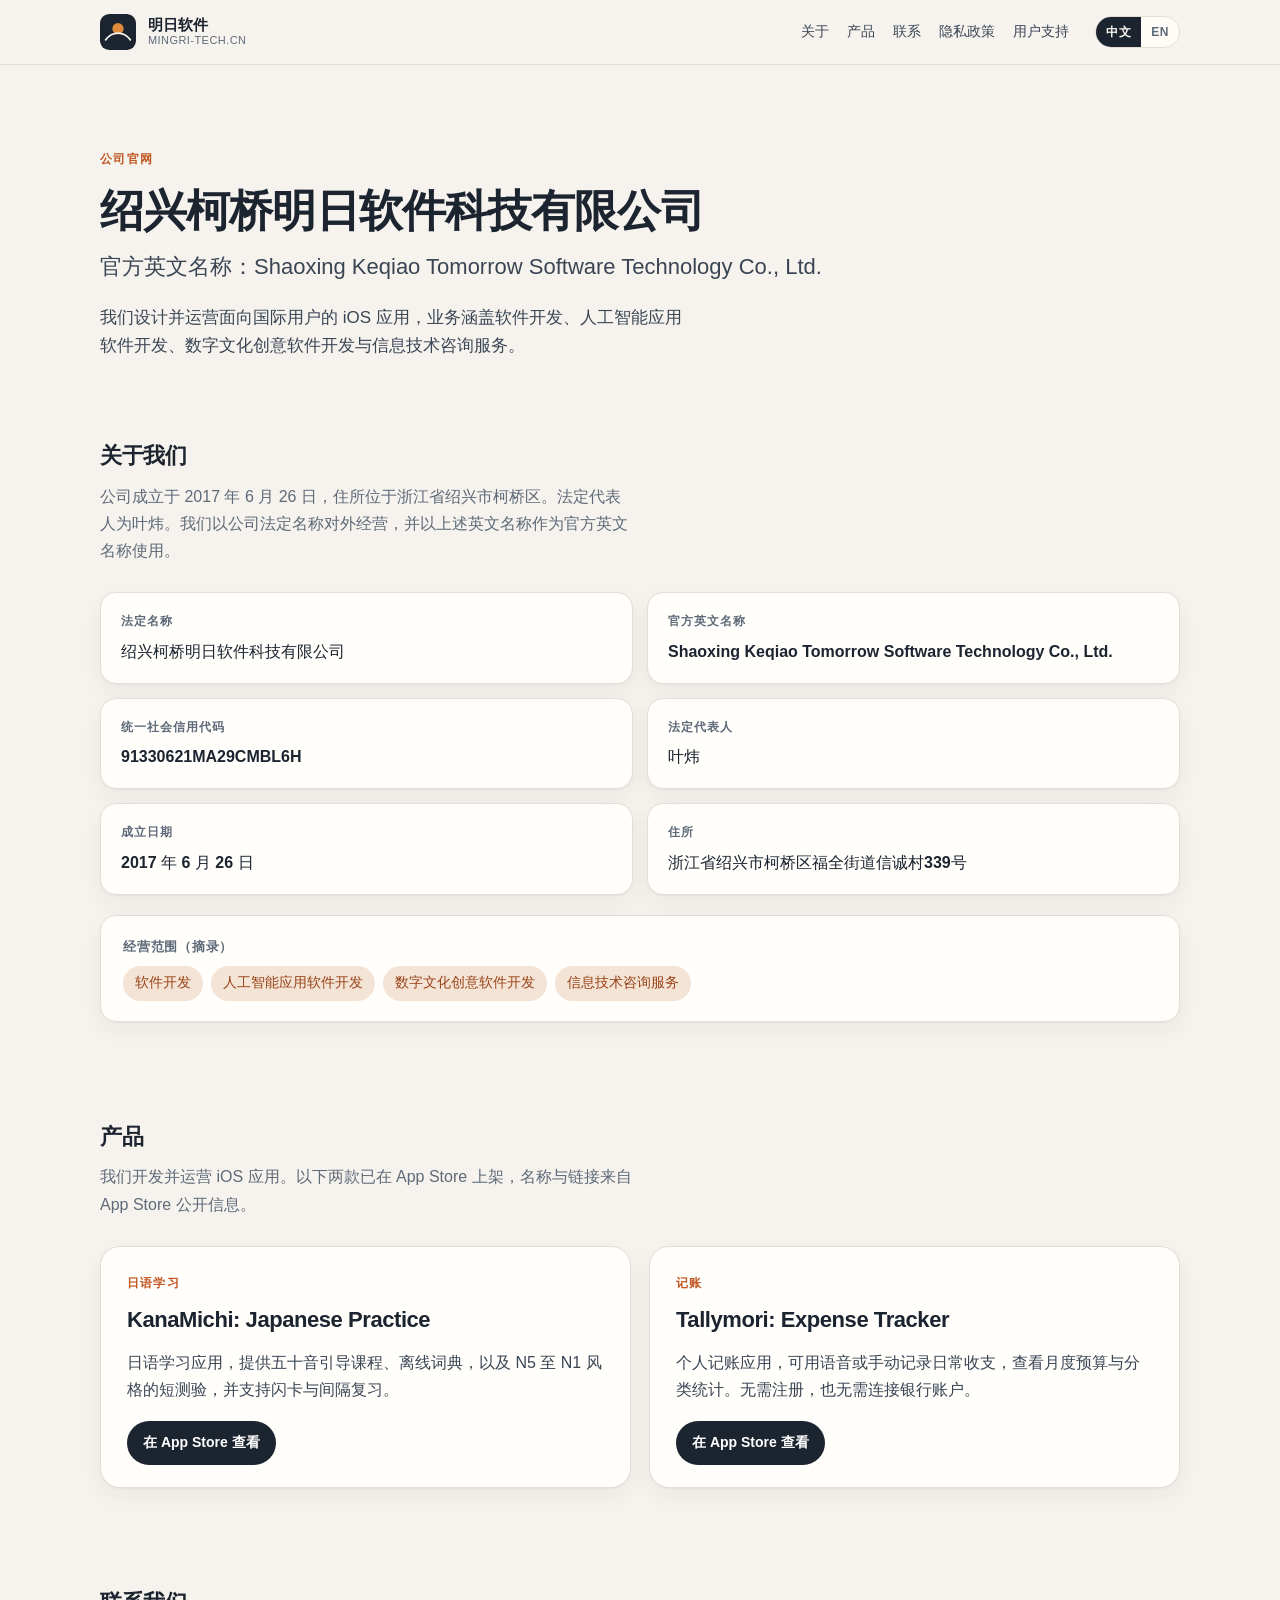
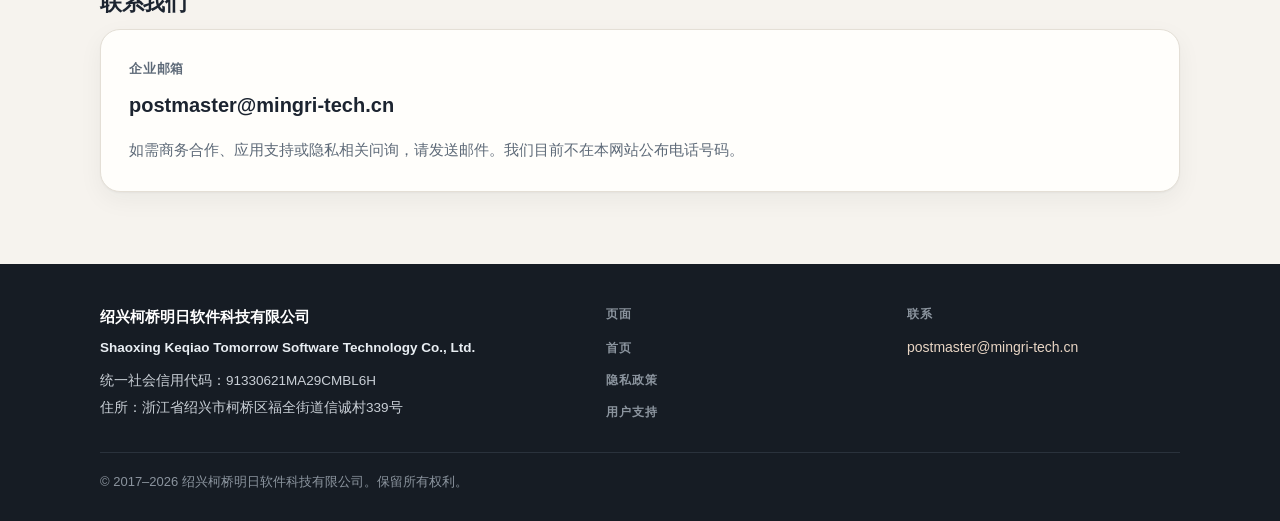
<file: index.html>
<!DOCTYPE html>
<html lang="zh-CN">
<head>
  <meta charset="utf-8">
  <meta name="viewport" content="width=device-width, initial-scale=1">
  <title>绍兴柯桥明日软件科技有限公司 · Tomorrow Software</title>
  <meta name="description" content="绍兴柯桥明日软件科技有限公司（官方英文名称：Shaoxing Keqiao Tomorrow Software Technology Co., Ltd.）是一家从事软件开发与信息技术咨询的公司，开发日语学习与记账等 iOS 应用。">
  <link rel="icon" href="favicon.svg" type="image/svg+xml">
  <link rel="canonical" href="https://mingri-tech.cn/">
  <link rel="stylesheet" href="styles.css">
</head>
<body>
  <header class="site-header">
    <div class="wrap header-inner">
      <a class="brand" href="index.html">
        <img class="mark" src="favicon.svg" width="36" height="36" alt="">
        <span class="brand-text">
          <span class="brand-name zh">明日软件</span>
          <span class="brand-name en">Tomorrow Software</span>
          <span class="brand-sub">mingri-tech.cn</span>
        </span>
      </a>
      <nav class="nav" aria-label="Primary">
        <a href="index.html#about"><span class="zh">关于</span><span class="en">About</span></a>
        <a href="index.html#products"><span class="zh">产品</span><span class="en">Products</span></a>
        <a href="index.html#contact"><span class="zh">联系</span><span class="en">Contact</span></a>
        <a href="privacy.html"><span class="zh">隐私政策</span><span class="en">Privacy</span></a>
        <a href="support.html"><span class="zh">用户支持</span><span class="en">Support</span></a>
        <div class="lang-toggle" role="group" aria-label="Language">
          <button type="button" data-lang-btn="zh" aria-pressed="true">中文</button>
          <button type="button" data-lang-btn="en" aria-pressed="false">EN</button>
        </div>
      </nav>
    </div>
  </header>

  <main>
    <section class="hero">
      <div class="wrap">
        <p class="eyebrow zh">公司官网</p>
        <p class="eyebrow en">Official website</p>
        <h1>绍兴柯桥明日软件科技有限公司</h1>
        <p class="official-en zh">官方英文名称：Shaoxing Keqiao Tomorrow Software Technology Co., Ltd.</p>
        <p class="official-en en">Official English name: Shaoxing Keqiao Tomorrow Software Technology Co., Ltd.</p>
        <p class="lede zh">我们设计并运营面向国际用户的 iOS 应用，业务涵盖软件开发、人工智能应用软件开发、数字文化创意软件开发与信息技术咨询服务。</p>
        <p class="lede en">We design and operate iOS apps for international users. Our business includes software development, AI application software, digital creative software, and information-technology consulting.</p>
      </div>
    </section>

    <section id="about">
      <div class="wrap">
        <h2 class="zh">关于我们</h2>
        <h2 class="en">About us</h2>
        <p class="section-lead zh">公司成立于 2017 年 6 月 26 日，住所位于浙江省绍兴市柯桥区。法定代表人为叶炜。我们以公司法定名称对外经营，并以上述英文名称作为官方英文名称使用。</p>
        <p class="section-lead en">The company was founded on 26 June 2017 and is located in Keqiao District, Shaoxing, Zhejiang Province, China. The legal representative is Ye Wei (叶炜). We operate under the legal Chinese name above, and use Shaoxing Keqiao Tomorrow Software Technology Co., Ltd. as the official English name.</p>

        <dl class="facts">
          <div class="fact">
            <dt class="zh">法定名称</dt><dt class="en">Legal name</dt>
            <dd>绍兴柯桥明日软件科技有限公司</dd>
          </div>
          <div class="fact">
            <dt class="zh">官方英文名称</dt><dt class="en">Official English name</dt>
            <dd>Shaoxing Keqiao Tomorrow Software Technology Co., Ltd.</dd>
          </div>
          <div class="fact">
            <dt class="zh">统一社会信用代码</dt><dt class="en">Unified Social Credit Code</dt>
            <dd>91330621MA29CMBL6H</dd>
          </div>
          <div class="fact">
            <dt class="zh">法定代表人</dt><dt class="en">Legal representative</dt>
            <dd class="zh">叶炜</dd>
            <dd class="en">Ye Wei (叶炜)</dd>
          </div>
          <div class="fact">
            <dt class="zh">成立日期</dt><dt class="en">Date of establishment</dt>
            <dd class="zh">2017 年 6 月 26 日</dd>
            <dd class="en">26 June 2017</dd>
          </div>
          <div class="fact">
            <dt class="zh">住所</dt><dt class="en">Registered address</dt>
            <dd class="zh">浙江省绍兴市柯桥区福全街道信诚村339号</dd>
            <dd class="en">No. 339, Xincheng Village, Fuquan Subdistrict, Keqiao District, Shaoxing, Zhejiang Province, China</dd>
          </div>
        </dl>

        <div class="scope">
          <p class="zh">经营范围（摘录）</p>
          <p class="en">Business scope (excerpt)</p>
          <ul>
            <li class="zh">软件开发</li><li class="en">Software development</li>
            <li class="zh">人工智能应用软件开发</li><li class="en">AI application software development</li>
            <li class="zh">数字文化创意软件开发</li><li class="en">Digital creative software development</li>
            <li class="zh">信息技术咨询服务</li><li class="en">Information-technology consulting</li>
          </ul>
        </div>
      </div>
    </section>

    <section id="products">
      <div class="wrap">
        <h2 class="zh">产品</h2>
        <h2 class="en">Products</h2>
        <p class="section-lead zh">我们开发并运营 iOS 应用。以下两款已在 App Store 上架，名称与链接来自 App Store 公开信息。</p>
        <p class="section-lead en">We develop and operate iOS apps. The two titles below are listed on the App Store; names and links are taken from public App Store listings.</p>

        <div class="products">
          <article class="product">
            <div class="product-kicker zh">日语学习</div>
            <div class="product-kicker en">Japanese learning</div>
            <h3>KanaMichi: Japanese Practice</h3>
            <p class="zh">日语学习应用，提供五十音引导课程、离线词典，以及 N5 至 N1 风格的短测验，并支持闪卡与间隔复习。</p>
            <p class="en">A Japanese-learning app with guided hiragana and katakana lessons, an offline dictionary, and short JLPT-style quizzes from N5 to N1, plus flashcards and spaced review.</p>
            <a class="store-link" href="https://apps.apple.com/app/kanamichi-japanese-practice/id6822187672" rel="noopener noreferrer">
              <span class="zh">在 App Store 查看</span>
              <span class="en">View on the App Store</span>
            </a>
          </article>
          <article class="product">
            <div class="product-kicker zh">记账</div>
            <div class="product-kicker en">Expense tracking</div>
            <h3>Tallymori: Expense Tracker</h3>
            <p class="zh">个人记账应用，可用语音或手动记录日常收支，查看月度预算与分类统计。无需注册，也无需连接银行账户。</p>
            <p class="en">A personal expense tracker with voice or manual entry, monthly budgets, and category summaries. No sign-up or bank connection is required.</p>
            <a class="store-link" href="https://apps.apple.com/app/tallymori-expense-tracker/id6826859435" rel="noopener noreferrer">
              <span class="zh">在 App Store 查看</span>
              <span class="en">View on the App Store</span>
            </a>
          </article>
        </div>
      </div>
    </section>

    <section id="contact">
      <div class="wrap">
        <h2 class="zh">联系我们</h2>
        <h2 class="en">Contact</h2>
        <div class="contact-card">
          <div class="label zh">企业邮箱</div>
          <div class="label en">Company email</div>
          <a class="mail" href="mailto:postmaster@mingri-tech.cn">postmaster@mingri-tech.cn</a>
          <p class="note zh">如需商务合作、应用支持或隐私相关问询，请发送邮件。我们目前不在本网站公布电话号码。</p>
          <p class="note en">Please use this address for business inquiries, app support, or privacy questions. We do not publish a phone number on this website.</p>
        </div>
      </div>
    </section>
  </main>
  <footer class="site-footer">
    <div class="wrap">
      <div class="footer-grid">
        <div>
          <p class="footer-legal-name">绍兴柯桥明日软件科技有限公司</p>
          <p class="footer-meta" style="color:#e8edf2;font-weight:600;margin-bottom:10px;">Shaoxing Keqiao Tomorrow Software Technology Co., Ltd.</p>
          <p class="footer-meta zh">统一社会信用代码：91330621MA29CMBL6H</p>
          <p class="footer-meta en">Unified Social Credit Code: 91330621MA29CMBL6H</p>
          <p class="footer-meta zh">住所：浙江省绍兴市柯桥区福全街道信诚村339号</p>
          <p class="footer-meta en">Address: No. 339, Xincheng Village, Fuquan Subdistrict, Keqiao District, Shaoxing, Zhejiang Province, China</p>
        </div>
        <div class="footer-nav">
          <span class="zh">页面</span><span class="en">Pages</span>
          <a href="index.html"><span class="zh">首页</span><span class="en">Home</span></a>
          <a href="privacy.html"><span class="zh">隐私政策</span><span class="en">Privacy Policy</span></a>
          <a href="support.html"><span class="zh">用户支持</span><span class="en">Support</span></a>
        </div>
        <div class="footer-nav">
          <span class="zh">联系</span><span class="en">Contact</span>
          <a href="mailto:postmaster@mingri-tech.cn">postmaster@mingri-tech.cn</a>
        </div>
      </div>
      <p class="copy zh">© 2017–2026 绍兴柯桥明日软件科技有限公司。保留所有权利。</p>
      <p class="copy en">© 2017–2026 Shaoxing Keqiao Tomorrow Software Technology Co., Ltd. All rights reserved.</p>
      <!-- ICP备案号：待备案完成后在此展示，例如 浙ICP备XXXXXXXX号。当前站点托管于中国大陆以外，暂不需要备案。 -->
    </div>
  </footer>

  <script src="lang.js"></script>
</body>
</html>
</file>
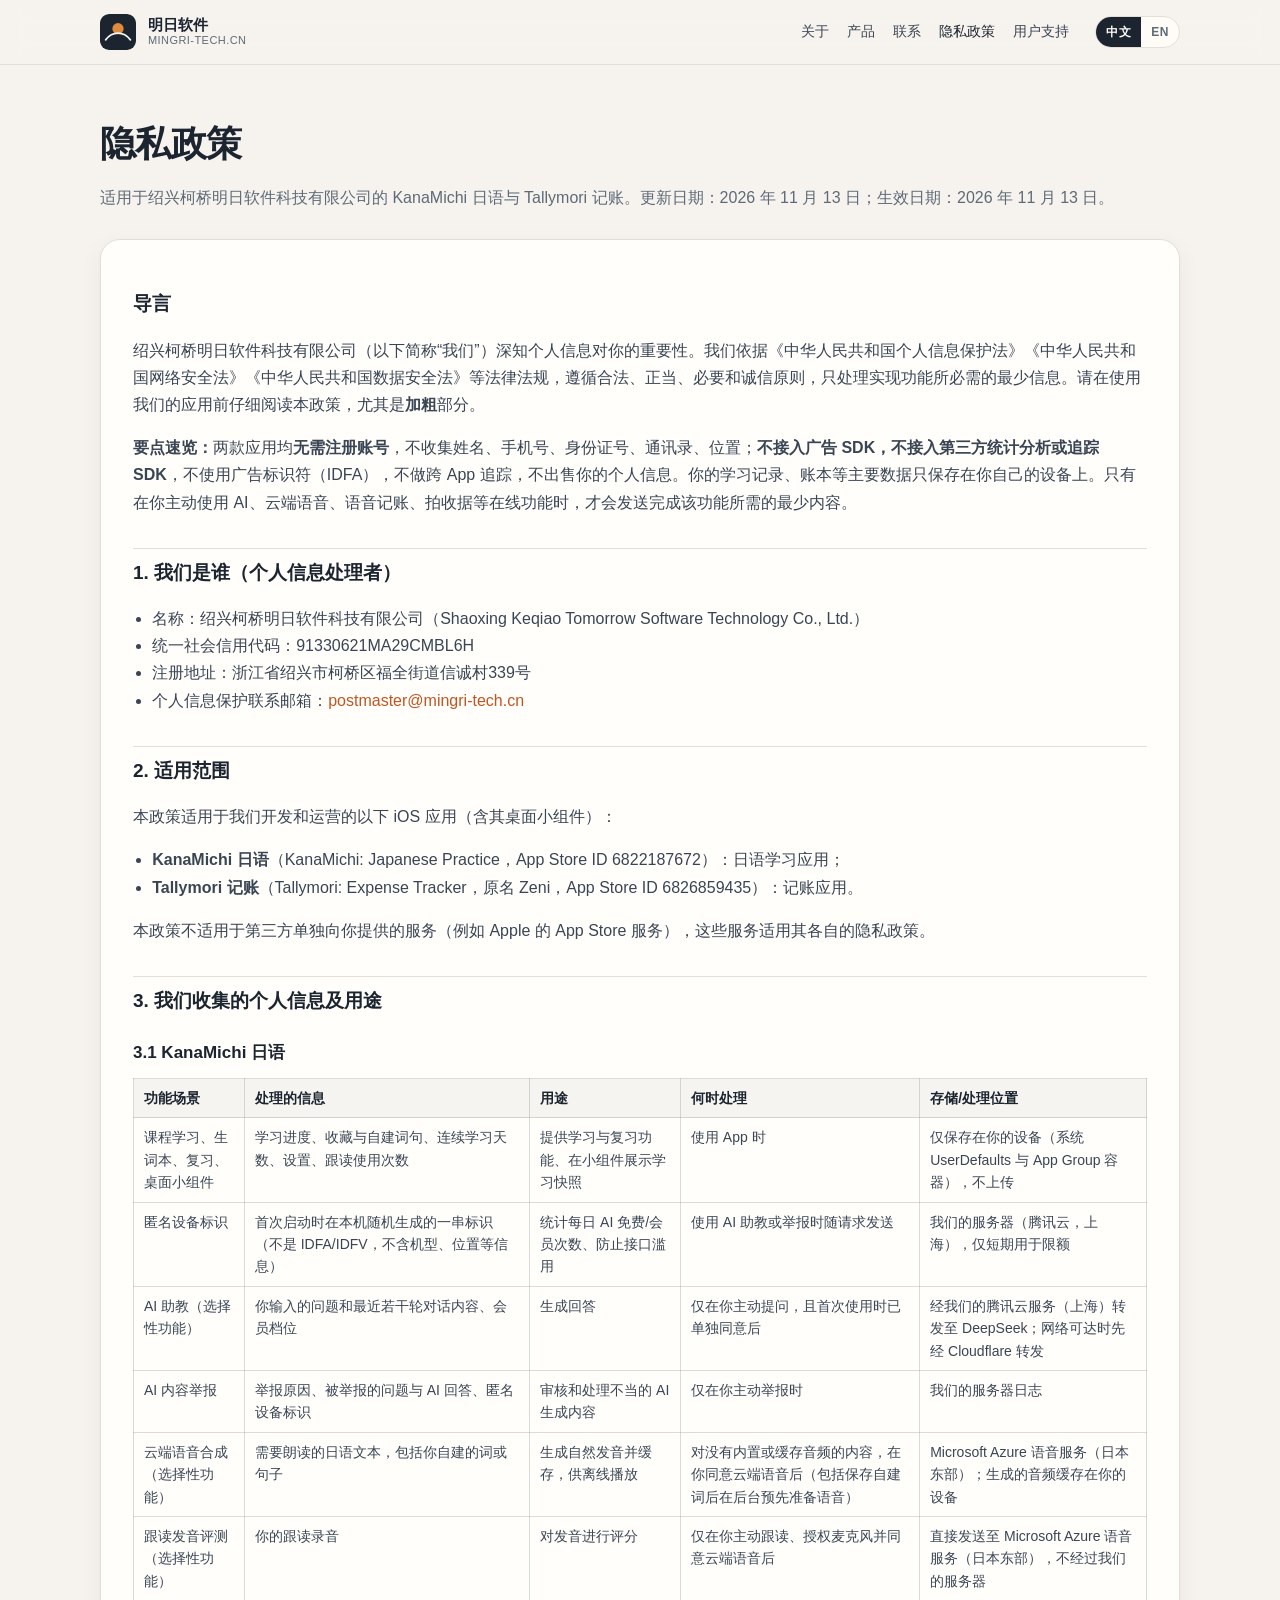
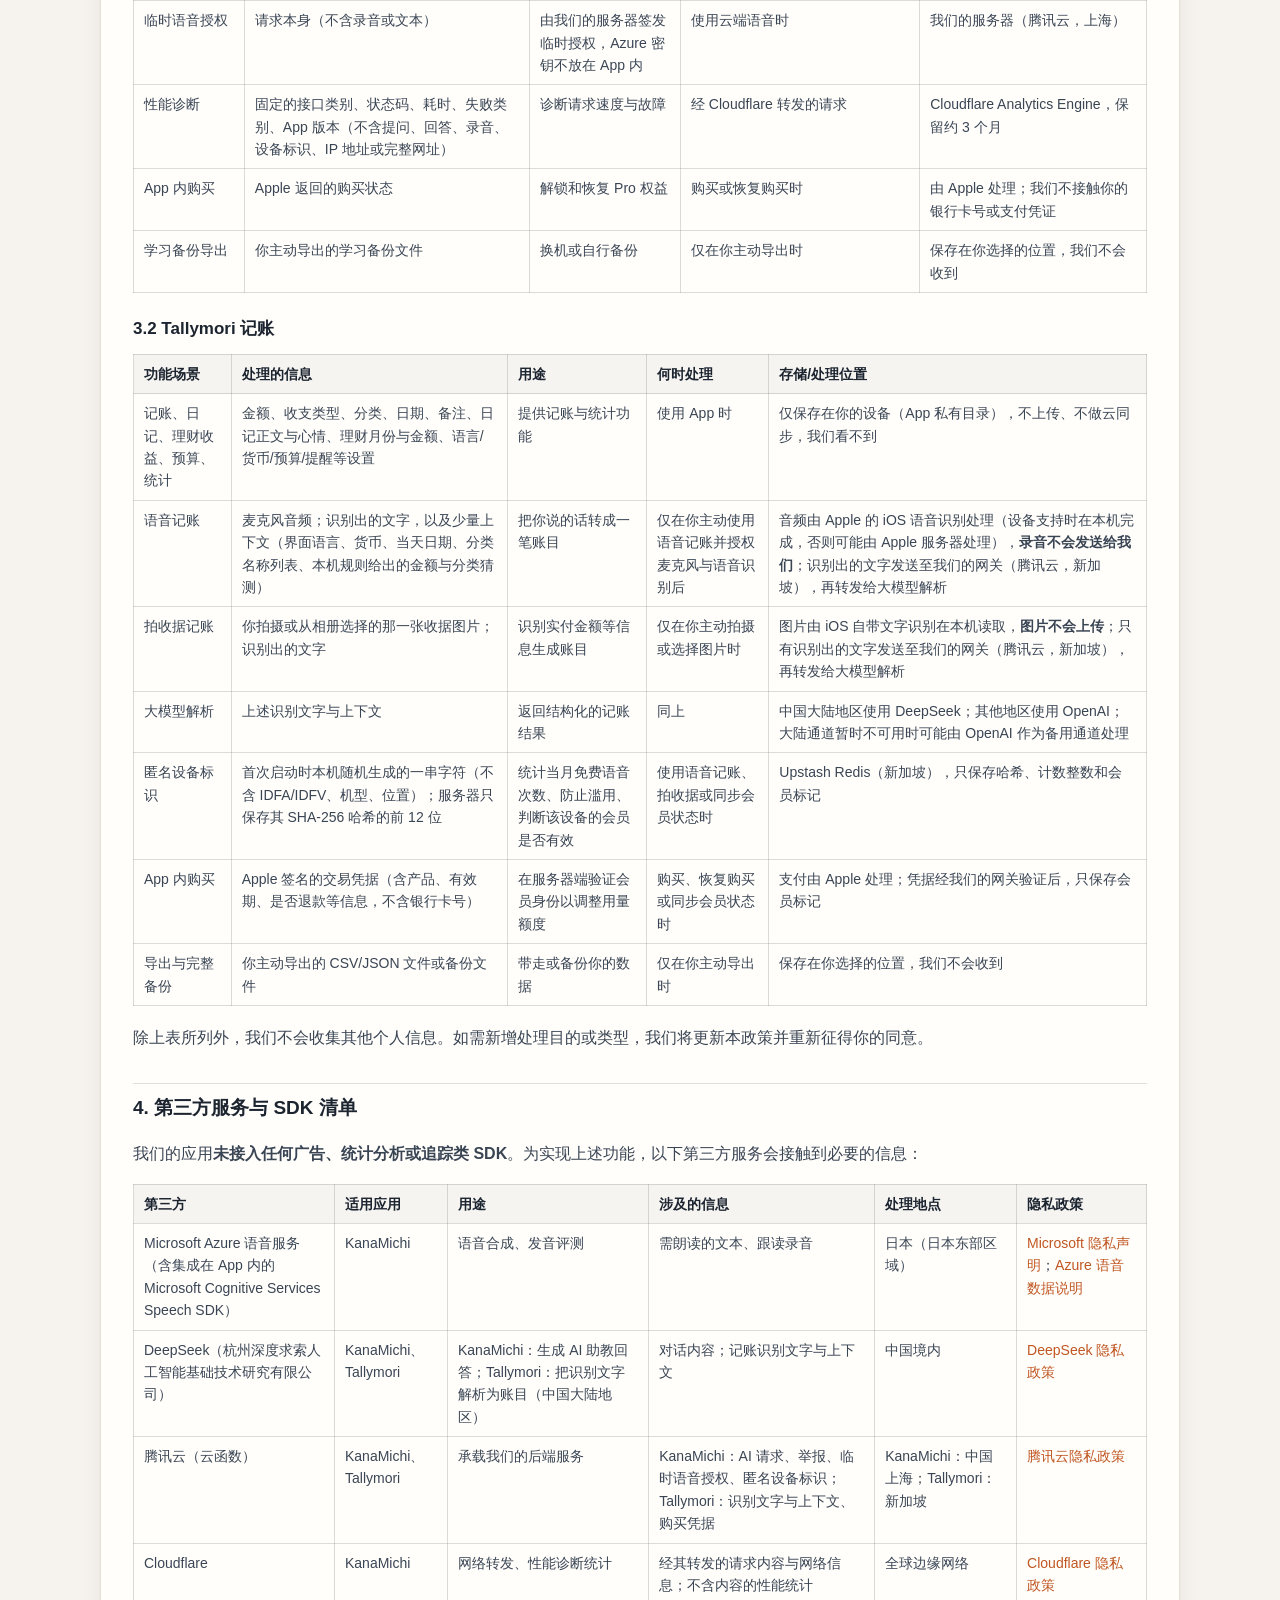
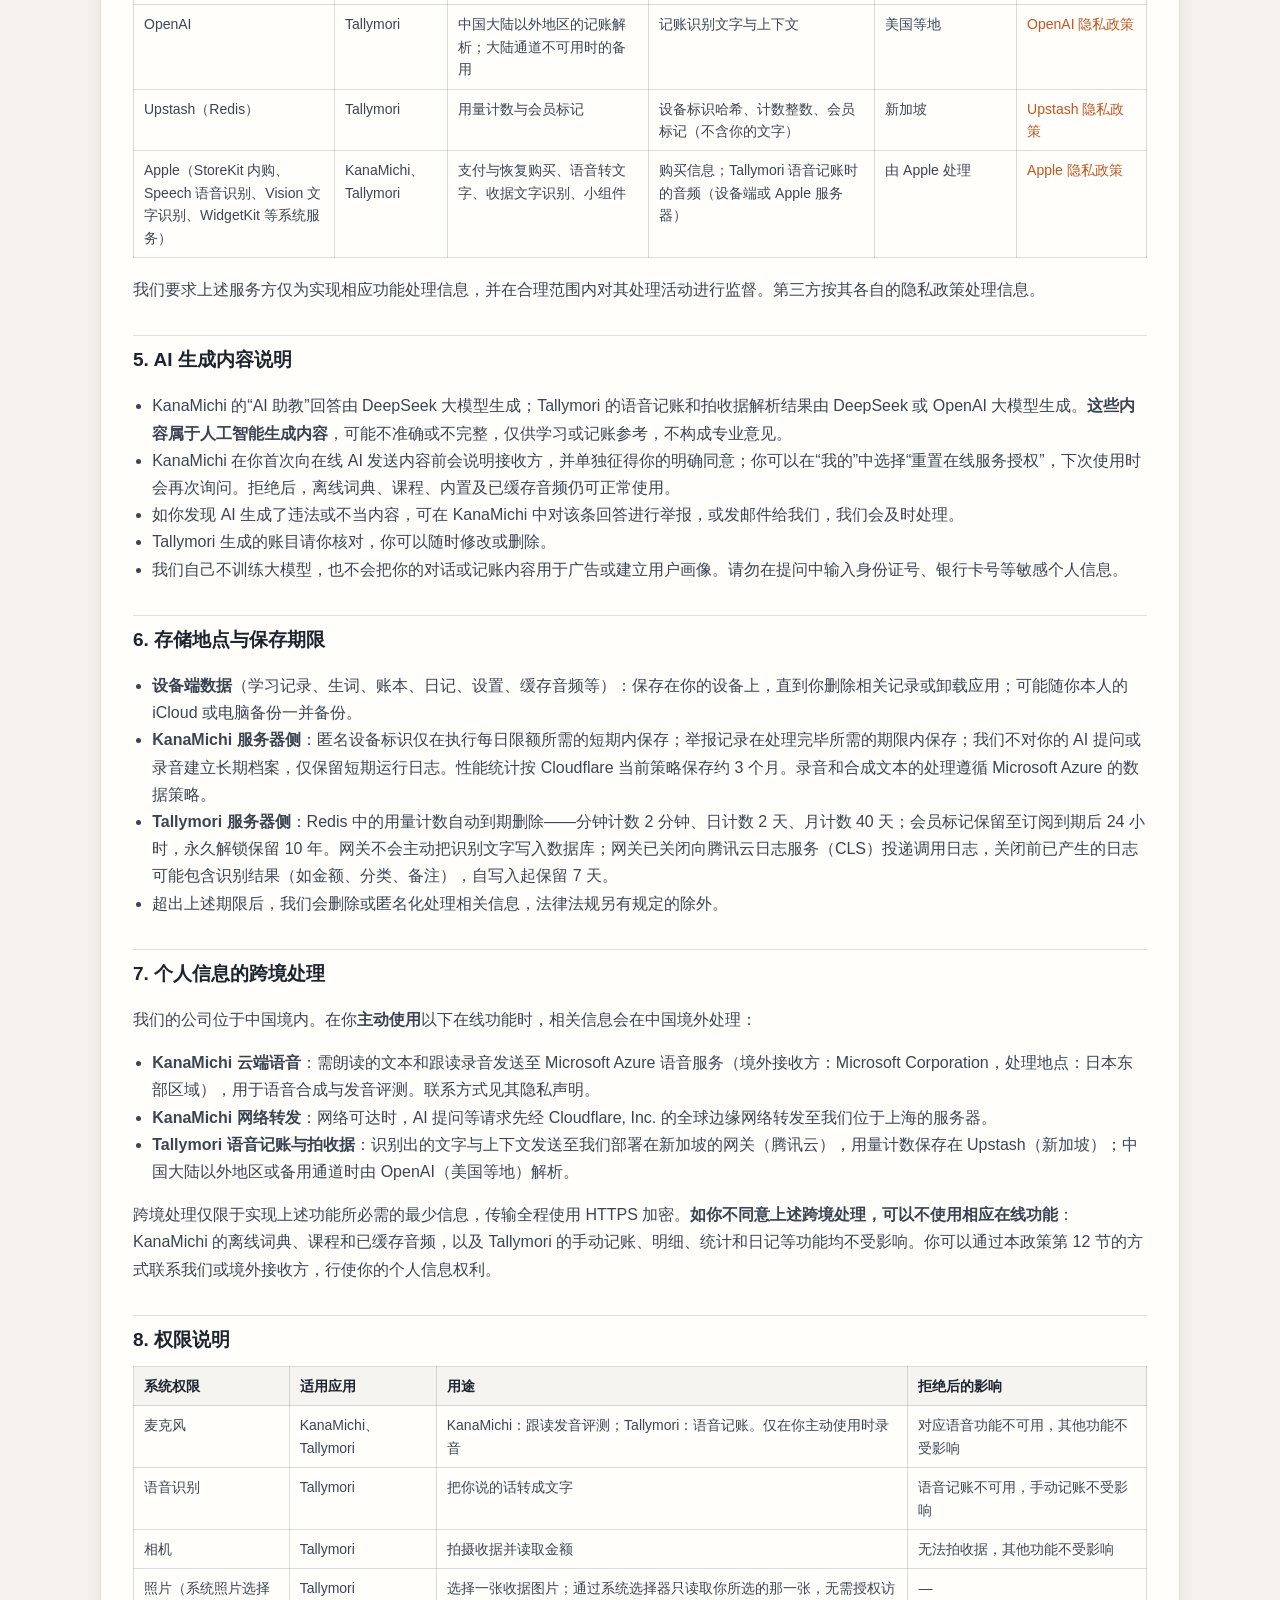
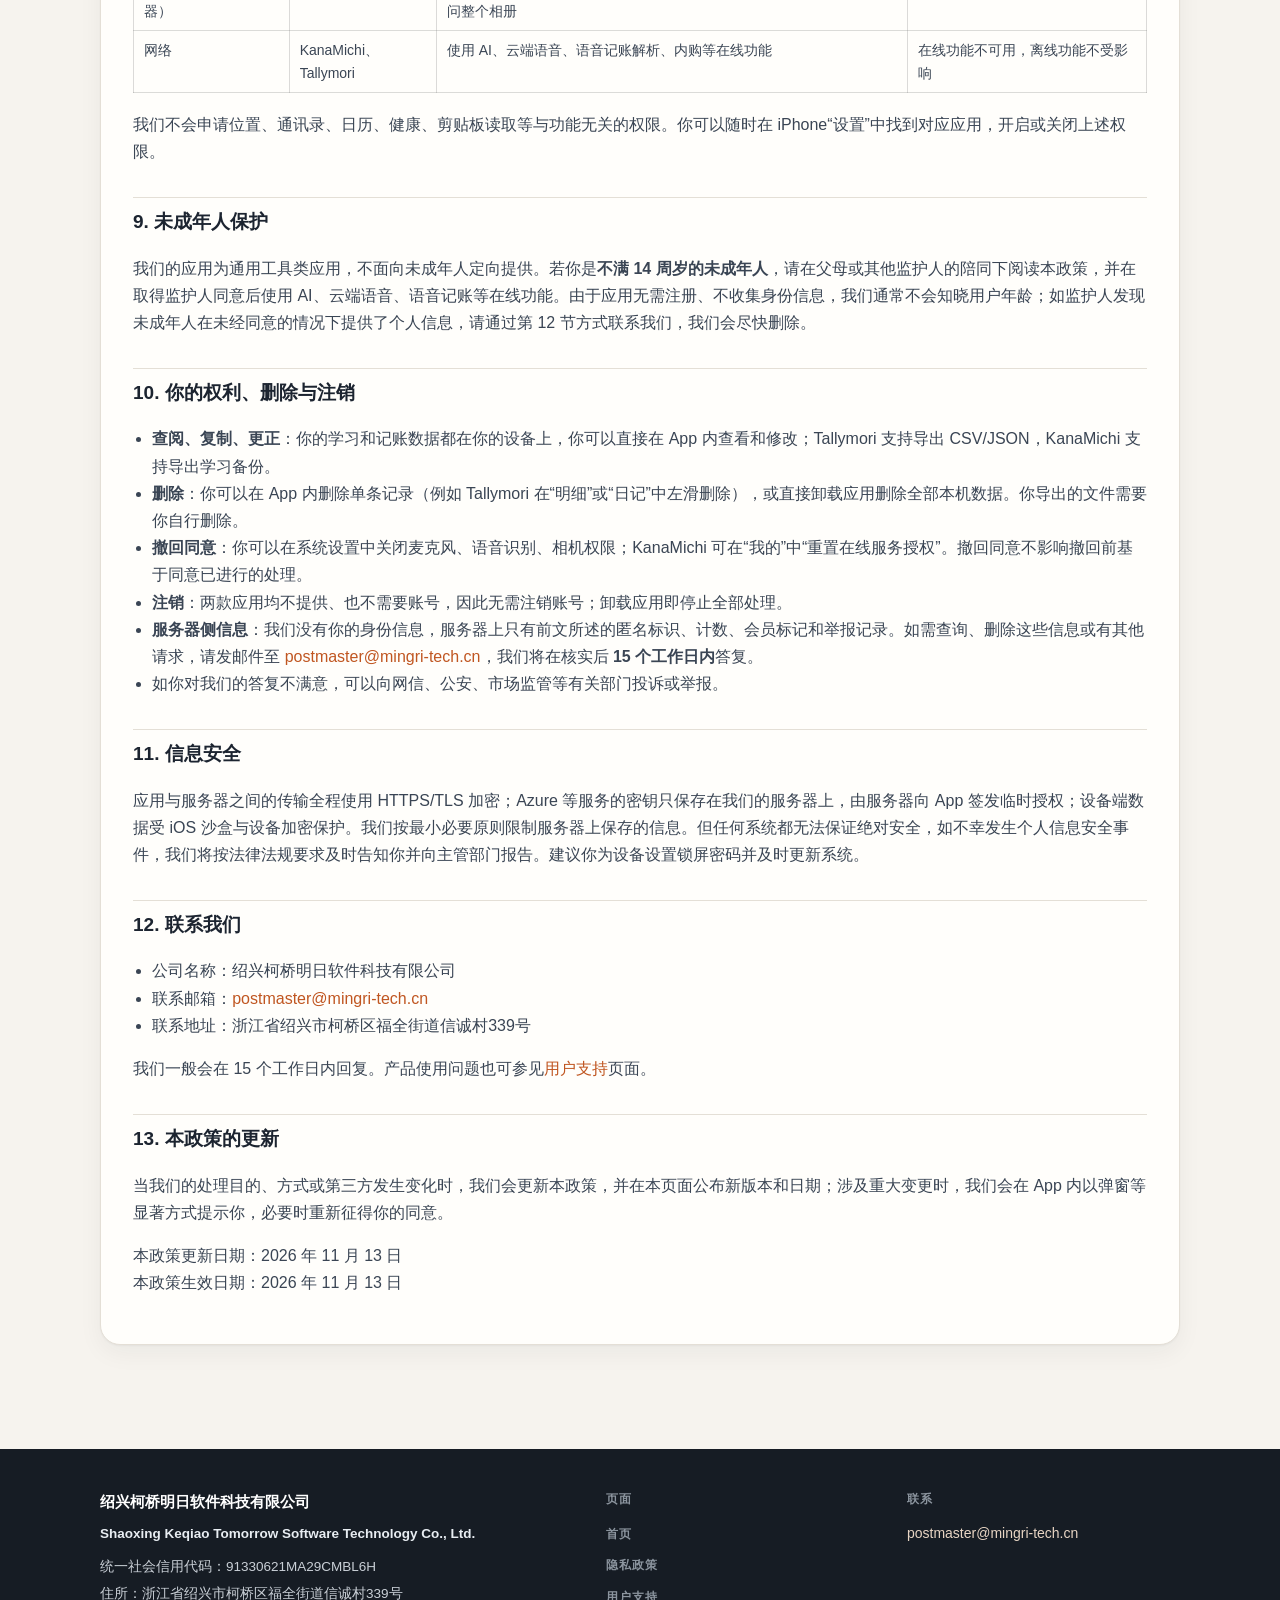
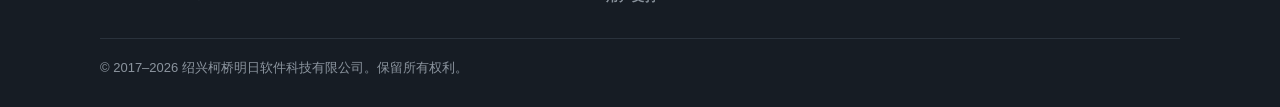
<file: privacy.html>
<!DOCTYPE html>
<html lang="zh-CN">
<head>
  <meta charset="utf-8">
  <meta name="viewport" content="width=device-width, initial-scale=1">
  <title>隐私政策 · Privacy Policy — 明日软件</title>
  <meta name="description" content="绍兴柯桥明日软件科技有限公司隐私政策，适用于 KanaMichi 日语与 Tallymori 记账。">
  <link rel="icon" href="favicon.svg" type="image/svg+xml">
  <link rel="canonical" href="https://mingri-tech.cn/privacy.html">
  <link rel="stylesheet" href="styles.css">
  <style>
    .prose h3 { font-size: 17px; margin: 22px 0 8px; }
    .table-scroll { overflow-x: auto; margin: 10px 0 18px; -webkit-overflow-scrolling: touch; }
    .data-table { width: 100%; border-collapse: collapse; font-size: 14px; line-height: 1.6; min-width: 640px; }
    .data-table th, .data-table td { border: 1px solid rgba(127,127,127,.28); padding: 8px 10px; text-align: left; vertical-align: top; color: var(--ink-soft); }
    .data-table th { color: var(--ink); font-weight: 650; background: rgba(127,127,127,.08); }
  </style>
</head>
<body>
  <header class="site-header">
    <div class="wrap header-inner">
      <a class="brand" href="index.html">
        <img class="mark" src="favicon.svg" width="36" height="36" alt="">
        <span class="brand-text">
          <span class="brand-name zh">明日软件</span>
          <span class="brand-name en">Tomorrow Software</span>
          <span class="brand-sub">mingri-tech.cn</span>
        </span>
      </a>
      <nav class="nav" aria-label="Primary">
        <a href="index.html#about"><span class="zh">关于</span><span class="en">About</span></a>
        <a href="index.html#products"><span class="zh">产品</span><span class="en">Products</span></a>
        <a href="index.html#contact"><span class="zh">联系</span><span class="en">Contact</span></a>
        <a href="privacy.html" aria-current="page"><span class="zh">隐私政策</span><span class="en">Privacy</span></a>
        <a href="support.html"><span class="zh">用户支持</span><span class="en">Support</span></a>
        <div class="lang-toggle" role="group" aria-label="Language">
          <button type="button" data-lang-btn="zh" aria-pressed="true">中文</button>
          <button type="button" data-lang-btn="en" aria-pressed="false">EN</button>
        </div>
      </nav>
    </div>
  </header>

  <main class="doc">
    <div class="wrap">
      <header class="doc-head">
        <h1 class="zh">隐私政策</h1>
        <h1 class="en">Privacy Policy</h1>
        <p class="meta zh">适用于绍兴柯桥明日软件科技有限公司的 KanaMichi 日语与 Tallymori 记账。更新日期：2026 年 11 月 13 日；生效日期：2026 年 11 月 13 日。</p>
        <p class="meta en">Applies to KanaMichi and Tallymori by Shaoxing Keqiao Tomorrow Software Technology Co., Ltd. Last updated and effective: 13 November 2026.</p>
      </header>

      <article class="prose">
        <div class="zh">
        <h2>导言</h2>
        <p>绍兴柯桥明日软件科技有限公司（以下简称“我们”）深知个人信息对你的重要性。我们依据《中华人民共和国个人信息保护法》《中华人民共和国网络安全法》《中华人民共和国数据安全法》等法律法规，遵循合法、正当、必要和诚信原则，只处理实现功能所必需的最少信息。请在使用我们的应用前仔细阅读本政策，尤其是<strong>加粗</strong>部分。</p>
        <p><strong>要点速览：</strong>两款应用均<strong>无需注册账号</strong>，不收集姓名、手机号、身份证号、通讯录、位置；<strong>不接入广告 SDK，不接入第三方统计分析或追踪 SDK</strong>，不使用广告标识符（IDFA），不做跨 App 追踪，不出售你的个人信息。你的学习记录、账本等主要数据只保存在你自己的设备上。只有在你主动使用 AI、云端语音、语音记账、拍收据等在线功能时，才会发送完成该功能所需的最少内容。</p>

        <h2>1. 我们是谁（个人信息处理者）</h2>
        <ul>
          <li>名称：绍兴柯桥明日软件科技有限公司（Shaoxing Keqiao Tomorrow Software Technology Co., Ltd.）</li>
          <li>统一社会信用代码：91330621MA29CMBL6H</li>
          <li>注册地址：浙江省绍兴市柯桥区福全街道信诚村339号</li>
          <li>个人信息保护联系邮箱：<a href="mailto:postmaster@mingri-tech.cn">postmaster@mingri-tech.cn</a></li>
        </ul>

        <h2>2. 适用范围</h2>
        <p>本政策适用于我们开发和运营的以下 iOS 应用（含其桌面小组件）：</p>
        <ul>
          <li><strong>KanaMichi 日语</strong>（KanaMichi: Japanese Practice，App Store ID 6822187672）：日语学习应用；</li>
          <li><strong>Tallymori 记账</strong>（Tallymori: Expense Tracker，原名 Zeni，App Store ID 6826859435）：记账应用。</li>
        </ul>
        <p>本政策不适用于第三方单独向你提供的服务（例如 Apple 的 App Store 服务），这些服务适用其各自的隐私政策。</p>

        <h2>3. 我们收集的个人信息及用途</h2>
        <h3>3.1 KanaMichi 日语</h3>
        <div class="table-scroll"><table class="data-table">
          <thead><tr><th>功能场景</th><th>处理的信息</th><th>用途</th><th>何时处理</th><th>存储/处理位置</th></tr></thead>
          <tbody>
            <tr><td>课程学习、生词本、复习、桌面小组件</td><td>学习进度、收藏与自建词句、连续学习天数、设置、跟读使用次数</td><td>提供学习与复习功能、在小组件展示学习快照</td><td>使用 App 时</td><td>仅保存在你的设备（系统 UserDefaults 与 App Group 容器），不上传</td></tr>
            <tr><td>匿名设备标识</td><td>首次启动时在本机随机生成的一串标识（不是 IDFA/IDFV，不含机型、位置等信息）</td><td>统计每日 AI 免费/会员次数、防止接口滥用</td><td>使用 AI 助教或举报时随请求发送</td><td>我们的服务器（腾讯云，上海），仅短期用于限额</td></tr>
            <tr><td>AI 助教（选择性功能）</td><td>你输入的问题和最近若干轮对话内容、会员档位</td><td>生成回答</td><td>仅在你主动提问，且首次使用时已单独同意后</td><td>经我们的腾讯云服务（上海）转发至 DeepSeek；网络可达时先经 Cloudflare 转发</td></tr>
            <tr><td>AI 内容举报</td><td>举报原因、被举报的问题与 AI 回答、匿名设备标识</td><td>审核和处理不当的 AI 生成内容</td><td>仅在你主动举报时</td><td>我们的服务器日志</td></tr>
            <tr><td>云端语音合成（选择性功能）</td><td>需要朗读的日语文本，包括你自建的词或句子</td><td>生成自然发音并缓存，供离线播放</td><td>对没有内置或缓存音频的内容，在你同意云端语音后（包括保存自建词后在后台预先准备语音）</td><td>Microsoft Azure 语音服务（日本东部）；生成的音频缓存在你的设备</td></tr>
            <tr><td>跟读发音评测（选择性功能）</td><td>你的跟读录音</td><td>对发音进行评分</td><td>仅在你主动跟读、授权麦克风并同意云端语音后</td><td>直接发送至 Microsoft Azure 语音服务（日本东部），不经过我们的服务器</td></tr>
            <tr><td>临时语音授权</td><td>请求本身（不含录音或文本）</td><td>由我们的服务器签发临时授权，Azure 密钥不放在 App 内</td><td>使用云端语音时</td><td>我们的服务器（腾讯云，上海）</td></tr>
            <tr><td>性能诊断</td><td>固定的接口类别、状态码、耗时、失败类别、App 版本（不含提问、回答、录音、设备标识、IP 地址或完整网址）</td><td>诊断请求速度与故障</td><td>经 Cloudflare 转发的请求</td><td>Cloudflare Analytics Engine，保留约 3 个月</td></tr>
            <tr><td>App 内购买</td><td>Apple 返回的购买状态</td><td>解锁和恢复 Pro 权益</td><td>购买或恢复购买时</td><td>由 Apple 处理；我们不接触你的银行卡号或支付凭证</td></tr>
            <tr><td>学习备份导出</td><td>你主动导出的学习备份文件</td><td>换机或自行备份</td><td>仅在你主动导出时</td><td>保存在你选择的位置，我们不会收到</td></tr>
          </tbody>
        </table></div>

        <h3>3.2 Tallymori 记账</h3>
        <div class="table-scroll"><table class="data-table">
          <thead><tr><th>功能场景</th><th>处理的信息</th><th>用途</th><th>何时处理</th><th>存储/处理位置</th></tr></thead>
          <tbody>
            <tr><td>记账、日记、理财收益、预算、统计</td><td>金额、收支类型、分类、日期、备注、日记正文与心情、理财月份与金额、语言/货币/预算/提醒等设置</td><td>提供记账与统计功能</td><td>使用 App 时</td><td>仅保存在你的设备（App 私有目录），不上传、不做云同步，我们看不到</td></tr>
            <tr><td>语音记账</td><td>麦克风音频；识别出的文字，以及少量上下文（界面语言、货币、当天日期、分类名称列表、本机规则给出的金额与分类猜测）</td><td>把你说的话转成一笔账目</td><td>仅在你主动使用语音记账并授权麦克风与语音识别后</td><td>音频由 Apple 的 iOS 语音识别处理（设备支持时在本机完成，否则可能由 Apple 服务器处理），<strong>录音不会发送给我们</strong>；识别出的文字发送至我们的网关（腾讯云，新加坡），再转发给大模型解析</td></tr>
            <tr><td>拍收据记账</td><td>你拍摄或从相册选择的那一张收据图片；识别出的文字</td><td>识别实付金额等信息生成账目</td><td>仅在你主动拍摄或选择图片时</td><td>图片由 iOS 自带文字识别在本机读取，<strong>图片不会上传</strong>；只有识别出的文字发送至我们的网关（腾讯云，新加坡），再转发给大模型解析</td></tr>
            <tr><td>大模型解析</td><td>上述识别文字与上下文</td><td>返回结构化的记账结果</td><td>同上</td><td>中国大陆地区使用 DeepSeek；其他地区使用 OpenAI；大陆通道暂时不可用时可能由 OpenAI 作为备用通道处理</td></tr>
            <tr><td>匿名设备标识</td><td>首次启动时本机随机生成的一串字符（不含 IDFA/IDFV、机型、位置）；服务器只保存其 SHA-256 哈希的前 12 位</td><td>统计当月免费语音次数、防止滥用、判断该设备的会员是否有效</td><td>使用语音记账、拍收据或同步会员状态时</td><td>Upstash Redis（新加坡），只保存哈希、计数整数和会员标记</td></tr>
            <tr><td>App 内购买</td><td>Apple 签名的交易凭据（含产品、有效期、是否退款等信息，不含银行卡号）</td><td>在服务器端验证会员身份以调整用量额度</td><td>购买、恢复购买或同步会员状态时</td><td>支付由 Apple 处理；凭据经我们的网关验证后，只保存会员标记</td></tr>
            <tr><td>导出与完整备份</td><td>你主动导出的 CSV/JSON 文件或备份文件</td><td>带走或备份你的数据</td><td>仅在你主动导出时</td><td>保存在你选择的位置，我们不会收到</td></tr>
          </tbody>
        </table></div>
        <p>除上表所列外，我们不会收集其他个人信息。如需新增处理目的或类型，我们将更新本政策并重新征得你的同意。</p>

        <h2>4. 第三方服务与 SDK 清单</h2>
        <p>我们的应用<strong>未接入任何广告、统计分析或追踪类 SDK</strong>。为实现上述功能，以下第三方服务会接触到必要的信息：</p>
        <div class="table-scroll"><table class="data-table">
          <thead><tr><th>第三方</th><th>适用应用</th><th>用途</th><th>涉及的信息</th><th>处理地点</th><th>隐私政策</th></tr></thead>
          <tbody>
            <tr><td>Microsoft Azure 语音服务（含集成在 App 内的 Microsoft Cognitive Services Speech SDK）</td><td>KanaMichi</td><td>语音合成、发音评测</td><td>需朗读的文本、跟读录音</td><td>日本（日本东部区域）</td><td><a href="https://privacy.microsoft.com/zh-cn/privacystatement" target="_blank" rel="noopener">Microsoft 隐私声明</a>；<a href="https://learn.microsoft.com/legal/cognitive-services/speech-service/speech-to-text/data-privacy-security" target="_blank" rel="noopener">Azure 语音数据说明</a></td></tr>
            <tr><td>DeepSeek（杭州深度求索人工智能基础技术研究有限公司）</td><td>KanaMichi、Tallymori</td><td>KanaMichi：生成 AI 助教回答；Tallymori：把识别文字解析为账目（中国大陆地区）</td><td>对话内容；记账识别文字与上下文</td><td>中国境内</td><td><a href="https://cdn.deepseek.com/policies/zh-CN/deepseek-privacy-policy.html" target="_blank" rel="noopener">DeepSeek 隐私政策</a></td></tr>
            <tr><td>腾讯云（云函数）</td><td>KanaMichi、Tallymori</td><td>承载我们的后端服务</td><td>KanaMichi：AI 请求、举报、临时语音授权、匿名设备标识；Tallymori：识别文字与上下文、购买凭据</td><td>KanaMichi：中国上海；Tallymori：新加坡</td><td><a href="https://cloud.tencent.com/document/product/301/11470" target="_blank" rel="noopener">腾讯云隐私政策</a></td></tr>
            <tr><td>Cloudflare</td><td>KanaMichi</td><td>网络转发、性能诊断统计</td><td>经其转发的请求内容与网络信息；不含内容的性能统计</td><td>全球边缘网络</td><td><a href="https://www.cloudflare.com/privacypolicy/" target="_blank" rel="noopener">Cloudflare 隐私政策</a></td></tr>
            <tr><td>OpenAI</td><td>Tallymori</td><td>中国大陆以外地区的记账解析；大陆通道不可用时的备用</td><td>记账识别文字与上下文</td><td>美国等地</td><td><a href="https://openai.com/policies/privacy-policy/" target="_blank" rel="noopener">OpenAI 隐私政策</a></td></tr>
            <tr><td>Upstash（Redis）</td><td>Tallymori</td><td>用量计数与会员标记</td><td>设备标识哈希、计数整数、会员标记（不含你的文字）</td><td>新加坡</td><td><a href="https://upstash.com/trust/privacy.pdf" target="_blank" rel="noopener">Upstash 隐私政策</a></td></tr>
            <tr><td>Apple（StoreKit 内购、Speech 语音识别、Vision 文字识别、WidgetKit 等系统服务）</td><td>KanaMichi、Tallymori</td><td>支付与恢复购买、语音转文字、收据文字识别、小组件</td><td>购买信息；Tallymori 语音记账时的音频（设备端或 Apple 服务器）</td><td>由 Apple 处理</td><td><a href="https://www.apple.com.cn/legal/privacy/" target="_blank" rel="noopener">Apple 隐私政策</a></td></tr>
          </tbody>
        </table></div>
        <p>我们要求上述服务方仅为实现相应功能处理信息，并在合理范围内对其处理活动进行监督。第三方按其各自的隐私政策处理信息。</p>

        <h2>5. AI 生成内容说明</h2>
        <ul>
          <li>KanaMichi 的“AI 助教”回答由 DeepSeek 大模型生成；Tallymori 的语音记账和拍收据解析结果由 DeepSeek 或 OpenAI 大模型生成。<strong>这些内容属于人工智能生成内容</strong>，可能不准确或不完整，仅供学习或记账参考，不构成专业意见。</li>
          <li>KanaMichi 在你首次向在线 AI 发送内容前会说明接收方，并单独征得你的明确同意；你可以在“我的”中选择“重置在线服务授权”，下次使用时会再次询问。拒绝后，离线词典、课程、内置及已缓存音频仍可正常使用。</li>
          <li>如你发现 AI 生成了违法或不当内容，可在 KanaMichi 中对该条回答进行举报，或发邮件给我们，我们会及时处理。</li>
          <li>Tallymori 生成的账目请你核对，你可以随时修改或删除。</li>
          <li>我们自己不训练大模型，也不会把你的对话或记账内容用于广告或建立用户画像。请勿在提问中输入身份证号、银行卡号等敏感个人信息。</li>
        </ul>

        <h2>6. 存储地点与保存期限</h2>
        <ul>
          <li><strong>设备端数据</strong>（学习记录、生词、账本、日记、设置、缓存音频等）：保存在你的设备上，直到你删除相关记录或卸载应用；可能随你本人的 iCloud 或电脑备份一并备份。</li>
          <li><strong>KanaMichi 服务器侧</strong>：匿名设备标识仅在执行每日限额所需的短期内保存；举报记录在处理完毕所需的期限内保存；我们不对你的 AI 提问或录音建立长期档案，仅保留短期运行日志。性能统计按 Cloudflare 当前策略保存约 3 个月。录音和合成文本的处理遵循 Microsoft Azure 的数据策略。</li>
          <li><strong>Tallymori 服务器侧</strong>：Redis 中的用量计数自动到期删除——分钟计数 2 分钟、日计数 2 天、月计数 40 天；会员标记保留至订阅到期后 24 小时，永久解锁保留 10 年。网关不会主动把识别文字写入数据库；网关已关闭向腾讯云日志服务（CLS）投递调用日志，关闭前已产生的日志可能包含识别结果（如金额、分类、备注），自写入起保留 7 天。</li>
          <li>超出上述期限后，我们会删除或匿名化处理相关信息，法律法规另有规定的除外。</li>
        </ul>

        <h2>7. 个人信息的跨境处理</h2>
        <p>我们的公司位于中国境内。在你<strong>主动使用</strong>以下在线功能时，相关信息会在中国境外处理：</p>
        <ul>
          <li><strong>KanaMichi 云端语音</strong>：需朗读的文本和跟读录音发送至 Microsoft Azure 语音服务（境外接收方：Microsoft Corporation，处理地点：日本东部区域），用于语音合成与发音评测。联系方式见其隐私声明。</li>
          <li><strong>KanaMichi 网络转发</strong>：网络可达时，AI 提问等请求先经 Cloudflare, Inc. 的全球边缘网络转发至我们位于上海的服务器。</li>
          <li><strong>Tallymori 语音记账与拍收据</strong>：识别出的文字与上下文发送至我们部署在新加坡的网关（腾讯云），用量计数保存在 Upstash（新加坡）；中国大陆以外地区或备用通道时由 OpenAI（美国等地）解析。</li>
        </ul>
        <p>跨境处理仅限于实现上述功能所必需的最少信息，传输全程使用 HTTPS 加密。<strong>如你不同意上述跨境处理，可以不使用相应在线功能</strong>：KanaMichi 的离线词典、课程和已缓存音频，以及 Tallymori 的手动记账、明细、统计和日记等功能均不受影响。你可以通过本政策第 12 节的方式联系我们或境外接收方，行使你的个人信息权利。</p>

        <h2>8. 权限说明</h2>
        <div class="table-scroll"><table class="data-table">
          <thead><tr><th>系统权限</th><th>适用应用</th><th>用途</th><th>拒绝后的影响</th></tr></thead>
          <tbody>
            <tr><td>麦克风</td><td>KanaMichi、Tallymori</td><td>KanaMichi：跟读发音评测；Tallymori：语音记账。仅在你主动使用时录音</td><td>对应语音功能不可用，其他功能不受影响</td></tr>
            <tr><td>语音识别</td><td>Tallymori</td><td>把你说的话转成文字</td><td>语音记账不可用，手动记账不受影响</td></tr>
            <tr><td>相机</td><td>Tallymori</td><td>拍摄收据并读取金额</td><td>无法拍收据，其他功能不受影响</td></tr>
            <tr><td>照片（系统照片选择器）</td><td>Tallymori</td><td>选择一张收据图片；通过系统选择器只读取你所选的那一张，无需授权访问整个相册</td><td>—</td></tr>
            <tr><td>网络</td><td>KanaMichi、Tallymori</td><td>使用 AI、云端语音、语音记账解析、内购等在线功能</td><td>在线功能不可用，离线功能不受影响</td></tr>
          </tbody>
        </table></div>
        <p>我们不会申请位置、通讯录、日历、健康、剪贴板读取等与功能无关的权限。你可以随时在 iPhone“设置”中找到对应应用，开启或关闭上述权限。</p>

        <h2>9. 未成年人保护</h2>
        <p>我们的应用为通用工具类应用，不面向未成年人定向提供。若你是<strong>不满 14 周岁的未成年人</strong>，请在父母或其他监护人的陪同下阅读本政策，并在取得监护人同意后使用 AI、云端语音、语音记账等在线功能。由于应用无需注册、不收集身份信息，我们通常不会知晓用户年龄；如监护人发现未成年人在未经同意的情况下提供了个人信息，请通过第 12 节方式联系我们，我们会尽快删除。</p>

        <h2>10. 你的权利、删除与注销</h2>
        <ul>
          <li><strong>查阅、复制、更正</strong>：你的学习和记账数据都在你的设备上，你可以直接在 App 内查看和修改；Tallymori 支持导出 CSV/JSON，KanaMichi 支持导出学习备份。</li>
          <li><strong>删除</strong>：你可以在 App 内删除单条记录（例如 Tallymori 在“明细”或“日记”中左滑删除），或直接卸载应用删除全部本机数据。你导出的文件需要你自行删除。</li>
          <li><strong>撤回同意</strong>：你可以在系统设置中关闭麦克风、语音识别、相机权限；KanaMichi 可在“我的”中“重置在线服务授权”。撤回同意不影响撤回前基于同意已进行的处理。</li>
          <li><strong>注销</strong>：两款应用均不提供、也不需要账号，因此无需注销账号；卸载应用即停止全部处理。</li>
          <li><strong>服务器侧信息</strong>：我们没有你的身份信息，服务器上只有前文所述的匿名标识、计数、会员标记和举报记录。如需查询、删除这些信息或有其他请求，请发邮件至 <a href="mailto:postmaster@mingri-tech.cn">postmaster@mingri-tech.cn</a>，我们将在核实后 <strong>15 个工作日内</strong>答复。</li>
          <li>如你对我们的答复不满意，可以向网信、公安、市场监管等有关部门投诉或举报。</li>
        </ul>

        <h2>11. 信息安全</h2>
        <p>应用与服务器之间的传输全程使用 HTTPS/TLS 加密；Azure 等服务的密钥只保存在我们的服务器上，由服务器向 App 签发临时授权；设备端数据受 iOS 沙盒与设备加密保护。我们按最小必要原则限制服务器上保存的信息。但任何系统都无法保证绝对安全，如不幸发生个人信息安全事件，我们将按法律法规要求及时告知你并向主管部门报告。建议你为设备设置锁屏密码并及时更新系统。</p>

        <h2>12. 联系我们</h2>
        <ul>
          <li>公司名称：绍兴柯桥明日软件科技有限公司</li>
          <li>联系邮箱：<a href="mailto:postmaster@mingri-tech.cn">postmaster@mingri-tech.cn</a></li>
          <li>联系地址：浙江省绍兴市柯桥区福全街道信诚村339号</li>
        </ul>
        <p>我们一般会在 15 个工作日内回复。产品使用问题也可参见<a href="support.html">用户支持</a>页面。</p>

        <h2>13. 本政策的更新</h2>
        <p>当我们的处理目的、方式或第三方发生变化时，我们会更新本政策，并在本页面公布新版本和日期；涉及重大变更时，我们会在 App 内以弹窗等显著方式提示你，必要时重新征得你的同意。</p>
        <p>本政策更新日期：2026 年 11 月 13 日<br>本政策生效日期：2026 年 11 月 13 日</p>
        </div>

        <div class="en">
        <p><em>This English version is provided for convenience. If it differs from the Simplified Chinese version, the Chinese version prevails.</em></p>
        <h2>Introduction</h2>
        <p>Shaoxing Keqiao Tomorrow Software Technology Co., Ltd. (“we”) takes your personal information seriously. We follow the Personal Information Protection Law of the People’s Republic of China (PIPL) and other applicable laws, and process only the minimum information needed for each feature.</p>
        <p><strong>In short:</strong> neither app requires an account. We do not collect your name, phone number, ID number, contacts or location. <strong>There are no advertising, analytics or tracking SDKs</strong>, no advertising identifier (IDFA), no cross-app tracking, and we never sell personal information. Your study records and ledger stay on your device. Only when you choose online features such as AI, cloud speech, voice entry or receipt scanning do we send the minimum content needed.</p>

        <h2>1. Who we are (personal information handler)</h2>
        <ul>
          <li>Name: Shaoxing Keqiao Tomorrow Software Technology Co., Ltd. (绍兴柯桥明日软件科技有限公司)</li>
          <li>Unified Social Credit Code: 91330621MA29CMBL6H</li>
          <li>Registered address: No. 339, Xincheng Village, Fuquan Subdistrict, Keqiao District, Shaoxing, Zhejiang Province, China</li>
          <li>Privacy contact: <a href="mailto:postmaster@mingri-tech.cn">postmaster@mingri-tech.cn</a></li>
        </ul>

        <h2>2. Scope</h2>
        <p>This policy applies to our iOS apps and their widgets:</p>
        <ul>
          <li><strong>KanaMichi: Japanese Practice</strong> (App Store ID 6822187672), a Japanese-learning app;</li>
          <li><strong>Tallymori: Expense Tracker</strong> (formerly Zeni, App Store ID 6826859435), an expense-tracking app.</li>
        </ul>

        <h2>3. Personal information we process and why</h2>
        <h3>3.1 KanaMichi</h3>
        <div class="table-scroll"><table class="data-table">
          <thead><tr><th>Feature</th><th>Information</th><th>Purpose</th><th>When</th><th>Where</th></tr></thead>
          <tbody>
            <tr><td>Lessons, wordbook, review, widget</td><td>Study progress, saved and custom words or sentences, streaks, settings, practice counts</td><td>Provide learning and review; show a snapshot in the widget</td><td>While you use the app</td><td>On your device only (UserDefaults and App Group container); not uploaded</td></tr>
            <tr><td>Anonymous device identifier</td><td>A random identifier generated on first launch (not IDFA/IDFV; no device model or location)</td><td>Daily AI quota and abuse prevention</td><td>Sent with AI tutor requests and reports</td><td>Our server (Tencent Cloud, Shanghai), kept short-term</td></tr>
            <tr><td>AI tutor (optional)</td><td>Your question, recent conversation turns, plan tier</td><td>Generate an answer</td><td>Only when you ask, after your separate consent on first use</td><td>Our Tencent Cloud server (Shanghai) relays to DeepSeek; via Cloudflare when reachable</td></tr>
            <tr><td>AI content reports</td><td>Reason, the reported question and answer, anonymous identifier</td><td>Review inappropriate AI content</td><td>Only when you report</td><td>Our server logs</td></tr>
            <tr><td>Cloud speech synthesis (optional)</td><td>Japanese text to be read aloud, including your custom entries</td><td>Generate natural audio and cache it</td><td>For content without bundled or cached audio, after you allow cloud speech (including background preparation after saving a custom entry)</td><td>Microsoft Azure Speech (Japan East); audio cached on your device</td></tr>
            <tr><td>Pronunciation scoring (optional)</td><td>Your practice recording</td><td>Score your pronunciation</td><td>Only when you practise, grant microphone access and allow cloud speech</td><td>Sent directly to Microsoft Azure Speech (Japan East), not through our server</td></tr>
            <tr><td>Temporary speech authorization</td><td>The request itself (no audio or text)</td><td>Our server issues a short-lived token so Azure keys are not stored in the app</td><td>When cloud speech is used</td><td>Our server (Tencent Cloud, Shanghai)</td></tr>
            <tr><td>Performance diagnostics</td><td>Endpoint category, status code, duration, failure category, app version (no content, device identifier, IP address or full URL)</td><td>Diagnose latency and failures</td><td>Requests relayed through Cloudflare</td><td>Cloudflare Analytics Engine, about 3 months</td></tr>
            <tr><td>In-app purchases</td><td>Purchase status provided by Apple</td><td>Unlock and restore Pro</td><td>When you buy or restore</td><td>Handled by Apple; we never see card or payment credentials</td></tr>
            <tr><td>Backup export</td><td>Backup files you export</td><td>Move or back up your data</td><td>Only when you export</td><td>Wherever you save them; we do not receive them</td></tr>
          </tbody>
        </table></div>

        <h3>3.2 Tallymori</h3>
        <div class="table-scroll"><table class="data-table">
          <thead><tr><th>Feature</th><th>Information</th><th>Purpose</th><th>When</th><th>Where</th></tr></thead>
          <tbody>
            <tr><td>Ledger, journal, investment income, budgets, statistics</td><td>Amounts, type, category, date, notes, journal text and mood, monthly income figures, settings</td><td>Provide expense tracking and statistics</td><td>While you use the app</td><td>On your device only; not uploaded or synced; we cannot see it</td></tr>
            <tr><td>Voice entry</td><td>Microphone audio; the recognized text and limited context (UI language, currency, today’s date, category names, on-device amount and category guesses)</td><td>Turn what you say into an entry</td><td>Only when you use voice entry and grant microphone and speech-recognition access</td><td>Audio is processed by Apple’s iOS speech recognition (on device where supported, otherwise possibly by Apple’s servers); <strong>recordings are never sent to us</strong>. The recognized text goes to our gateway (Tencent Cloud, Singapore) and then to an AI model</td></tr>
            <tr><td>Receipt scanning</td><td>The one receipt image you take or pick; the recognized text</td><td>Find the amount paid and create an entry</td><td>Only when you take or pick an image</td><td>Text is read on device by iOS; <strong>images are never uploaded</strong>. Only the text goes to our gateway (Tencent Cloud, Singapore) and an AI model</td></tr>
            <tr><td>AI parsing</td><td>The recognized text and context above</td><td>Return a structured entry</td><td>As above</td><td>DeepSeek for mainland China; OpenAI elsewhere, or as a fallback if the mainland route is temporarily unavailable</td></tr>
            <tr><td>Anonymous device identifier</td><td>A random string generated on first launch (no IDFA/IDFV, model or location); the server keeps only the first 12 characters of its SHA-256 hash</td><td>Monthly free voice quota, abuse prevention, membership status for the device</td><td>When you use voice entry, receipt scanning or membership sync</td><td>Upstash Redis (Singapore): hash, integer counters and a membership flag only</td></tr>
            <tr><td>In-app purchases</td><td>Apple-signed transaction (product, expiry, refund status; no card data)</td><td>Verify membership on the server to adjust quotas</td><td>When you buy, restore or sync membership</td><td>Payment handled by Apple; after verification only a membership flag is stored</td></tr>
            <tr><td>Export and full backup</td><td>CSV/JSON or backup files you export</td><td>Take or back up your data</td><td>Only when you export</td><td>Wherever you save them; we do not receive them</td></tr>
          </tbody>
        </table></div>
        <p>We collect no other personal information. If we need new purposes or data types, we will update this policy and ask for your consent again.</p>

        <h2>4. Third-party services and SDKs</h2>
        <p>Our apps include <strong>no advertising, analytics or tracking SDKs</strong>. The following third parties receive the information needed for the features above:</p>
        <div class="table-scroll"><table class="data-table">
          <thead><tr><th>Third party</th><th>App</th><th>Purpose</th><th>Information</th><th>Location</th><th>Privacy policy</th></tr></thead>
          <tbody>
            <tr><td>Microsoft Azure Speech (incl. the embedded Microsoft Cognitive Services Speech SDK)</td><td>KanaMichi</td><td>Speech synthesis, pronunciation scoring</td><td>Text to read, practice recordings</td><td>Japan (Japan East)</td><td><a href="https://privacy.microsoft.com/privacystatement" target="_blank" rel="noopener">Microsoft Privacy Statement</a>; <a href="https://learn.microsoft.com/legal/cognitive-services/speech-service/speech-to-text/data-privacy-security" target="_blank" rel="noopener">Azure Speech data</a></td></tr>
            <tr><td>DeepSeek (Hangzhou DeepSeek Artificial Intelligence Basic Technology Research Co., Ltd.)</td><td>KanaMichi, Tallymori</td><td>KanaMichi: AI tutor answers; Tallymori: parse text into entries (mainland China)</td><td>Conversation content; recognized text and context</td><td>Mainland China</td><td><a href="https://cdn.deepseek.com/policies/zh-CN/deepseek-privacy-policy.html" target="_blank" rel="noopener">DeepSeek Privacy Policy</a></td></tr>
            <tr><td>Tencent Cloud (Serverless Cloud Function)</td><td>KanaMichi, Tallymori</td><td>Hosts our backend</td><td>KanaMichi: AI requests, reports, speech tokens, anonymous identifier; Tallymori: recognized text and context, purchase transactions</td><td>KanaMichi: Shanghai, China; Tallymori: Singapore</td><td><a href="https://cloud.tencent.com/document/product/301/11470" target="_blank" rel="noopener">Tencent Cloud Privacy Policy</a></td></tr>
            <tr><td>Cloudflare</td><td>KanaMichi</td><td>Network relay and performance diagnostics</td><td>Content and network information of relayed requests; content-free metrics</td><td>Global edge network</td><td><a href="https://www.cloudflare.com/privacypolicy/" target="_blank" rel="noopener">Cloudflare Privacy Policy</a></td></tr>
            <tr><td>OpenAI</td><td>Tallymori</td><td>Parsing outside mainland China; fallback</td><td>Recognized text and context</td><td>United States and other locations</td><td><a href="https://openai.com/policies/privacy-policy/" target="_blank" rel="noopener">OpenAI Privacy Policy</a></td></tr>
            <tr><td>Upstash (Redis)</td><td>Tallymori</td><td>Usage counters and membership flag</td><td>Identifier hash, integer counters, membership flag (no text)</td><td>Singapore</td><td><a href="https://upstash.com/trust/privacy.pdf" target="_blank" rel="noopener">Upstash Privacy Policy</a></td></tr>
            <tr><td>Apple (StoreKit, Speech, Vision, WidgetKit and other system services)</td><td>KanaMichi, Tallymori</td><td>Payments and restore, speech-to-text, receipt text recognition, widgets</td><td>Purchase information; Tallymori voice-entry audio (on device or Apple servers)</td><td>Apple</td><td><a href="https://www.apple.com/legal/privacy/" target="_blank" rel="noopener">Apple Privacy Policy</a></td></tr>
          </tbody>
        </table></div>

        <h2>5. AI-generated content</h2>
        <ul>
          <li>KanaMichi’s AI tutor answers are generated by DeepSeek; Tallymori’s voice and receipt parsing results are generated by DeepSeek or OpenAI. <strong>This is AI-generated content</strong> and may be inaccurate or incomplete. It is for learning or bookkeeping reference only, not professional advice.</li>
          <li>Before you first send anything to online AI, KanaMichi names the recipients and asks for your separate, explicit consent. In Profile you can “Reset online-service permissions” to be asked again. Declining keeps the offline dictionary, lessons and bundled or cached audio available.</li>
          <li>You can report an inappropriate AI answer in KanaMichi or by email, and we will handle it promptly.</li>
          <li>Please check entries Tallymori creates; you can edit or delete them at any time.</li>
          <li>We do not train AI models ourselves and do not use your conversations or ledger for advertising or profiling. Please do not enter sensitive information such as ID or bank card numbers in questions.</li>
        </ul>

        <h2>6. Storage location and retention</h2>
        <ul>
          <li><strong>On-device data</strong> (study records, words, ledger, journal, settings, cached audio) stays on your device until you delete it or the app, and may be included in your own iCloud or computer backups.</li>
          <li><strong>KanaMichi server side:</strong> anonymous identifiers are kept only as long as needed for daily limits; reports are kept as long as needed to handle them; we keep no long-term profile of your AI questions or recordings beyond short-term operational logs. Performance metrics are kept for about 3 months under Cloudflare’s current policy. Azure processes recordings and synthesis text under Microsoft’s data policies.</li>
          <li><strong>Tallymori server side:</strong> Redis counters expire automatically — per-minute after 2 minutes, daily after 2 days, monthly after 40 days; the membership flag lasts until 24 hours after a subscription ends, or 10 years for a lifetime unlock. The gateway does not write recognized text to a database. Delivery of call logs to Tencent Cloud Log Service (CLS) has been turned off; logs written before that may contain recognition results (such as amount, category, note) and are kept for 7 days from when each was written.</li>
          <li>After these periods we delete or anonymize the information unless the law requires otherwise.</li>
        </ul>

        <h2>7. Cross-border processing</h2>
        <p>We are based in mainland China. When you <strong>choose to use</strong> the following online features, information is processed outside mainland China:</p>
        <ul>
          <li><strong>KanaMichi cloud speech:</strong> text to read and practice recordings go to Microsoft Azure Speech (recipient: Microsoft Corporation; location: Japan East) for synthesis and scoring.</li>
          <li><strong>KanaMichi network relay:</strong> when reachable, AI requests pass through Cloudflare, Inc.’s global edge network before reaching our server in Shanghai.</li>
          <li><strong>Tallymori voice entry and receipt scanning:</strong> recognized text and context go to our gateway in Singapore (Tencent Cloud); counters are stored at Upstash (Singapore); outside mainland China or as a fallback, OpenAI (United States and elsewhere) parses the text.</li>
        </ul>
        <p>Only the minimum necessary information is transferred, always over HTTPS. <strong>If you do not agree, simply do not use these online features</strong>; KanaMichi’s offline dictionary, lessons and cached audio, and Tallymori’s manual entry, records, statistics and journal keep working. You may contact us (Section 12) or the overseas recipients to exercise your rights.</p>

        <h2>8. Permissions</h2>
        <div class="table-scroll"><table class="data-table">
          <thead><tr><th>Permission</th><th>App</th><th>Purpose</th><th>If declined</th></tr></thead>
          <tbody>
            <tr><td>Microphone</td><td>KanaMichi, Tallymori</td><td>KanaMichi: pronunciation practice; Tallymori: voice entry. Recording only when you start it</td><td>That voice feature is unavailable; everything else works</td></tr>
            <tr><td>Speech recognition</td><td>Tallymori</td><td>Convert speech to text</td><td>Voice entry unavailable; manual entry works</td></tr>
            <tr><td>Camera</td><td>Tallymori</td><td>Photograph a receipt</td><td>Receipt photos unavailable; everything else works</td></tr>
            <tr><td>Photos (system picker)</td><td>Tallymori</td><td>Pick one receipt image; the system picker shares only the image you choose, with no full library access</td><td>—</td></tr>
            <tr><td>Network</td><td>KanaMichi, Tallymori</td><td>Online features such as AI, cloud speech, parsing and purchases</td><td>Online features unavailable; offline features work</td></tr>
          </tbody>
        </table></div>
        <p>We do not request location, contacts, calendar, health or clipboard access. You can change permissions at any time in iPhone Settings.</p>

        <h2>9. Minors</h2>
        <p>Our apps are general-purpose tools and are not directed at minors. <strong>If you are under 14</strong>, please read this policy with a parent or guardian and use online features only with their consent. Because the apps have no accounts and collect no identity information, we usually do not know a user’s age. If a guardian believes a minor provided personal information without consent, contact us and we will delete it promptly.</p>

        <h2>10. Your rights, deletion and account closure</h2>
        <ul>
          <li><strong>Access, copy, correct:</strong> your data is on your device and can be viewed and edited in the app; Tallymori exports CSV/JSON and KanaMichi exports study backups.</li>
          <li><strong>Delete:</strong> delete individual records in the app (for example, swipe left in Tallymori’s Records or Journal), or delete the app to remove all local data. Exported files must be deleted by you.</li>
          <li><strong>Withdraw consent:</strong> turn off microphone, speech recognition or camera in Settings; in KanaMichi, use “Reset online-service permissions”. Withdrawal does not affect processing already carried out.</li>
          <li><strong>Account closure:</strong> neither app has accounts, so there is nothing to close; deleting the app stops all processing.</li>
          <li><strong>Server-side information:</strong> we hold no identity information — only the anonymous identifiers, counters, membership flags and reports described above. For access, deletion or other requests, email <a href="mailto:postmaster@mingri-tech.cn">postmaster@mingri-tech.cn</a>; we will reply within <strong>15 working days</strong> after verification.</li>
          <li>If you are not satisfied with our reply, you may complain to the competent authorities.</li>
        </ul>

        <h2>11. Security</h2>
        <p>All traffic between the apps and our servers uses HTTPS/TLS. Keys for services such as Azure are kept on our server, which issues short-lived tokens. On-device data is protected by the iOS sandbox and device encryption. No system is perfectly secure; if a security incident occurs we will notify you and the authorities as required by law.</p>

        <h2>12. Contact us</h2>
        <ul>
          <li>Company: Shaoxing Keqiao Tomorrow Software Technology Co., Ltd.</li>
          <li>Email: <a href="mailto:postmaster@mingri-tech.cn">postmaster@mingri-tech.cn</a></li>
          <li>Address: No. 339, Xincheng Village, Fuquan Subdistrict, Keqiao District, Shaoxing, Zhejiang Province, China</li>
        </ul>
        <p>We usually reply within 15 working days. For product help, see our <a href="support.html">support page</a>.</p>

        <h2>13. Changes to this policy</h2>
        <p>If our purposes, methods or third parties change, we will update this policy and post the new version and date here. For material changes we will notify you prominently in the app and ask for consent again where required.</p>
        <p>Last updated: 13 November 2026<br>Effective date: 13 November 2026</p>
        </div>
      </article>
    </div>
  </main>
  <footer class="site-footer">
    <div class="wrap">
      <div class="footer-grid">
        <div>
          <p class="footer-legal-name">绍兴柯桥明日软件科技有限公司</p>
          <p class="footer-meta" style="color:#e8edf2;font-weight:600;margin-bottom:10px;">Shaoxing Keqiao Tomorrow Software Technology Co., Ltd.</p>
          <p class="footer-meta zh">统一社会信用代码：91330621MA29CMBL6H</p>
          <p class="footer-meta en">Unified Social Credit Code: 91330621MA29CMBL6H</p>
          <p class="footer-meta zh">住所：浙江省绍兴市柯桥区福全街道信诚村339号</p>
          <p class="footer-meta en">Address: No. 339, Xincheng Village, Fuquan Subdistrict, Keqiao District, Shaoxing, Zhejiang Province, China</p>
        </div>
        <div class="footer-nav">
          <span class="zh">页面</span><span class="en">Pages</span>
          <a href="index.html"><span class="zh">首页</span><span class="en">Home</span></a>
          <a href="privacy.html"><span class="zh">隐私政策</span><span class="en">Privacy Policy</span></a>
          <a href="support.html"><span class="zh">用户支持</span><span class="en">Support</span></a>
        </div>
        <div class="footer-nav">
          <span class="zh">联系</span><span class="en">Contact</span>
          <a href="mailto:postmaster@mingri-tech.cn">postmaster@mingri-tech.cn</a>
        </div>
      </div>
      <p class="copy zh">© 2017–2026 绍兴柯桥明日软件科技有限公司。保留所有权利。</p>
      <p class="copy en">© 2017–2026 Shaoxing Keqiao Tomorrow Software Technology Co., Ltd. All rights reserved.</p>
      <!-- ICP备案号：待备案完成后在此展示，例如 浙ICP备XXXXXXXX号。当前站点托管于中国大陆以外，暂不需要备案。 -->
    </div>
  </footer>

  <script src="lang.js"></script>
</body>
</html>
</file>
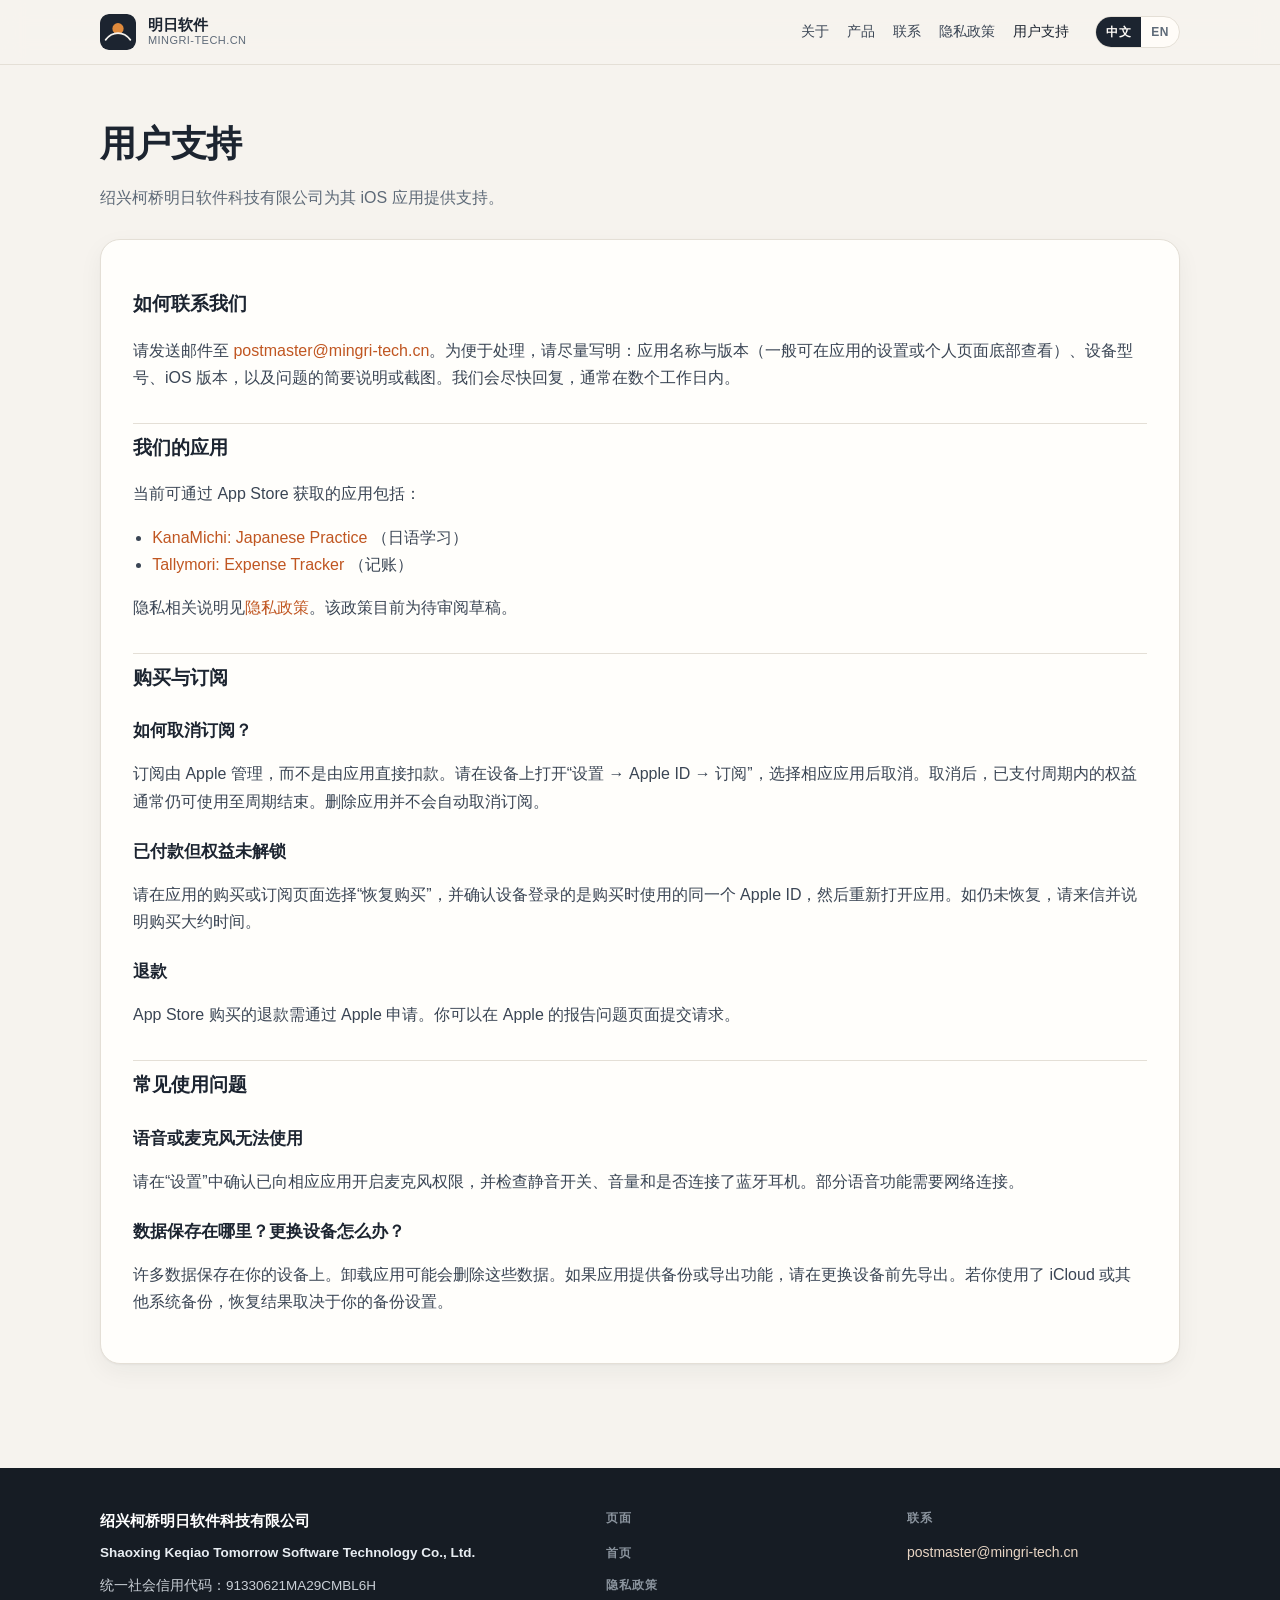
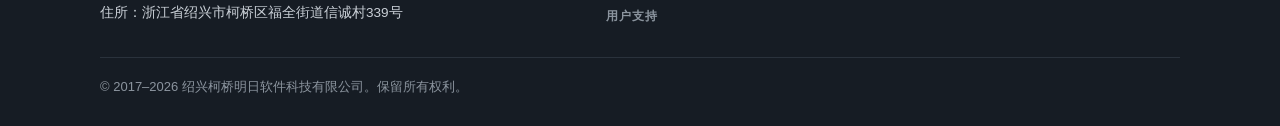
<file: support.html>
<!DOCTYPE html>
<html lang="zh-CN">
<head>
  <meta charset="utf-8">
  <meta name="viewport" content="width=device-width, initial-scale=1">
  <title>用户支持 · Support — 明日软件</title>
  <meta name="description" content="绍兴柯桥明日软件科技有限公司应用用户支持。">
  <link rel="icon" href="favicon.svg" type="image/svg+xml">
  <link rel="canonical" href="https://mingri-tech.cn/support.html">
  <link rel="stylesheet" href="styles.css">
</head>
<body>
  <header class="site-header">
    <div class="wrap header-inner">
      <a class="brand" href="index.html">
        <img class="mark" src="favicon.svg" width="36" height="36" alt="">
        <span class="brand-text">
          <span class="brand-name zh">明日软件</span>
          <span class="brand-name en">Tomorrow Software</span>
          <span class="brand-sub">mingri-tech.cn</span>
        </span>
      </a>
      <nav class="nav" aria-label="Primary">
        <a href="index.html#about"><span class="zh">关于</span><span class="en">About</span></a>
        <a href="index.html#products"><span class="zh">产品</span><span class="en">Products</span></a>
        <a href="index.html#contact"><span class="zh">联系</span><span class="en">Contact</span></a>
        <a href="privacy.html"><span class="zh">隐私政策</span><span class="en">Privacy</span></a>
        <a href="support.html" aria-current="page"><span class="zh">用户支持</span><span class="en">Support</span></a>
        <div class="lang-toggle" role="group" aria-label="Language">
          <button type="button" data-lang-btn="zh" aria-pressed="true">中文</button>
          <button type="button" data-lang-btn="en" aria-pressed="false">EN</button>
        </div>
      </nav>
    </div>
  </header>

  <main class="doc">
    <div class="wrap">
      <header class="doc-head">
        <h1 class="zh">用户支持</h1>
        <h1 class="en">Support</h1>
        <p class="meta zh">绍兴柯桥明日软件科技有限公司为其 iOS 应用提供支持。</p>
        <p class="meta en">Shaoxing Keqiao Tomorrow Software Technology Co., Ltd. provides support for its iOS apps.</p>
      </header>

      <article class="prose faq">
        <h2 class="zh">如何联系我们</h2>
        <h2 class="en">How to contact us</h2>
        <p class="zh">请发送邮件至 <a href="mailto:postmaster@mingri-tech.cn">postmaster@mingri-tech.cn</a>。为便于处理，请尽量写明：应用名称与版本（一般可在应用的设置或个人页面底部查看）、设备型号、iOS 版本，以及问题的简要说明或截图。我们会尽快回复，通常在数个工作日内。</p>
        <p class="en">Please email <a href="mailto:postmaster@mingri-tech.cn">postmaster@mingri-tech.cn</a>. To help us investigate, include the app name and version (usually shown at the bottom of Settings or Profile), your device model, your iOS version, and a short description or screenshot of the issue. We aim to reply within a few business days.</p>

        <h2 class="zh">我们的应用</h2>
        <h2 class="en">Our apps</h2>
        <p class="zh">当前可通过 App Store 获取的应用包括：</p>
        <p class="en">Apps currently available on the App Store include:</p>
        <ul>
          <li><a href="https://apps.apple.com/app/kanamichi-japanese-practice/id6822187672" rel="noopener noreferrer">KanaMichi: Japanese Practice</a> <span class="zh">（日语学习）</span><span class="en">(Japanese learning)</span></li>
          <li><a href="https://apps.apple.com/app/tallymori-expense-tracker/id6826859435" rel="noopener noreferrer">Tallymori: Expense Tracker</a> <span class="zh">（记账）</span><span class="en">(expense tracking)</span></li>
        </ul>
        <p class="zh">隐私相关说明见<a href="privacy.html">隐私政策</a>。该政策目前为待审阅草稿。</p>
        <p class="en">Privacy information is in our <a href="privacy.html">Privacy Policy</a>, which is currently a draft pending review.</p>

        <h2 class="zh">购买与订阅</h2>
        <h2 class="en">Purchases and subscriptions</h2>
        <h3 class="zh">如何取消订阅？</h3>
        <h3 class="en">How do I cancel a subscription?</h3>
        <p class="zh">订阅由 Apple 管理，而不是由应用直接扣款。请在设备上打开“设置 → Apple ID → 订阅”，选择相应应用后取消。取消后，已支付周期内的权益通常仍可使用至周期结束。删除应用并不会自动取消订阅。</p>
        <p class="en">Subscriptions are managed by Apple, not billed directly by the app. On your device, open Settings → Apple ID → Subscriptions, select the app, and cancel. You typically keep access until the end of the period already paid for. Deleting the app does not cancel a subscription.</p>

        <h3 class="zh">已付款但权益未解锁</h3>
        <h3 class="en">I paid but features are still locked</h3>
        <p class="zh">请在应用的购买或订阅页面选择“恢复购买”，并确认设备登录的是购买时使用的同一个 Apple ID，然后重新打开应用。如仍未恢复，请来信并说明购买大约时间。</p>
        <p class="en">Open the app’s purchase or subscription screen and choose Restore Purchases. Make sure the device is signed in with the same Apple ID used for the purchase, then relaunch the app. If it still does not restore, email us and include the approximate time of purchase.</p>

        <h3 class="zh">退款</h3>
        <h3 class="en">Refunds</h3>
        <p class="zh">App Store 购买的退款需通过 Apple 申请。你可以在 Apple 的报告问题页面提交请求。</p>
        <p class="en">Refunds for App Store purchases are handled by Apple. You can submit a request through Apple’s Report a Problem page.</p>

        <h2 class="zh">常见使用问题</h2>
        <h2 class="en">Common questions</h2>
        <h3 class="zh">语音或麦克风无法使用</h3>
        <h3 class="en">Audio or the microphone does not work</h3>
        <p class="zh">请在“设置”中确认已向相应应用开启麦克风权限，并检查静音开关、音量和是否连接了蓝牙耳机。部分语音功能需要网络连接。</p>
        <p class="en">In Settings, confirm that microphone access is enabled for the app, and check the silent switch, volume, and any Bluetooth headphones. Some speech features require an internet connection.</p>

        <h3 class="zh">数据保存在哪里？更换设备怎么办？</h3>
        <h3 class="en">Where is my data stored, and how do I move to a new device?</h3>
        <p class="zh">许多数据保存在你的设备上。卸载应用可能会删除这些数据。如果应用提供备份或导出功能，请在更换设备前先导出。若你使用了 iCloud 或其他系统备份，恢复结果取决于你的备份设置。</p>
        <p class="en">Much of your data is stored on your device. Deleting the app may remove it. If the app offers a backup or export feature, export first before you switch devices. If you use iCloud or another system backup, restoration depends on your backup settings.</p>
      </article>
    </div>
  </main>
  <footer class="site-footer">
    <div class="wrap">
      <div class="footer-grid">
        <div>
          <p class="footer-legal-name">绍兴柯桥明日软件科技有限公司</p>
          <p class="footer-meta" style="color:#e8edf2;font-weight:600;margin-bottom:10px;">Shaoxing Keqiao Tomorrow Software Technology Co., Ltd.</p>
          <p class="footer-meta zh">统一社会信用代码：91330621MA29CMBL6H</p>
          <p class="footer-meta en">Unified Social Credit Code: 91330621MA29CMBL6H</p>
          <p class="footer-meta zh">住所：浙江省绍兴市柯桥区福全街道信诚村339号</p>
          <p class="footer-meta en">Address: No. 339, Xincheng Village, Fuquan Subdistrict, Keqiao District, Shaoxing, Zhejiang Province, China</p>
        </div>
        <div class="footer-nav">
          <span class="zh">页面</span><span class="en">Pages</span>
          <a href="index.html"><span class="zh">首页</span><span class="en">Home</span></a>
          <a href="privacy.html"><span class="zh">隐私政策</span><span class="en">Privacy Policy</span></a>
          <a href="support.html"><span class="zh">用户支持</span><span class="en">Support</span></a>
        </div>
        <div class="footer-nav">
          <span class="zh">联系</span><span class="en">Contact</span>
          <a href="mailto:postmaster@mingri-tech.cn">postmaster@mingri-tech.cn</a>
        </div>
      </div>
      <p class="copy zh">© 2017–2026 绍兴柯桥明日软件科技有限公司。保留所有权利。</p>
      <p class="copy en">© 2017–2026 Shaoxing Keqiao Tomorrow Software Technology Co., Ltd. All rights reserved.</p>
      <!-- ICP备案号：待备案完成后在此展示，例如 浙ICP备XXXXXXXX号。当前站点托管于中国大陆以外，暂不需要备案。 -->
    </div>
  </footer>

  <script src="lang.js"></script>
</body>
</html>
</file>
<file: styles.css>
/* Tomorrow Software — company site */
:root {
  --ink: #1c2430;
  --ink-soft: #3a4554;
  --muted: #5e6a78;
  --paper: #f6f3ee;
  --white: #fffcf8;
  --line: #e4dfd6;
  --accent: #c05621;
  --accent-dark: #9a4318;
  --accent-soft: #f3e4d6;
  --card: #fffefb;
  --footer: #161c24;
  --ok: #2c5f4a;
  --warn: #8a5a12;
  --warn-bg: #f8efd8;
  --radius: 16px;
  --shadow: 0 1px 2px rgba(28, 36, 48, 0.04), 0 8px 24px rgba(28, 36, 48, 0.05);
  --max: 1080px;
  --font: -apple-system, BlinkMacSystemFont, "Segoe UI", "PingFang SC", "Hiragino Sans GB", "Noto Sans SC", "Microsoft YaHei", "Helvetica Neue", Arial, sans-serif;
}

* { box-sizing: border-box; }
html { scroll-behavior: smooth; }
body {
  margin: 0;
  font-family: var(--font);
  color: var(--ink);
  background: var(--paper);
  line-height: 1.7;
  -webkit-text-size-adjust: 100%;
}
img { max-width: 100%; height: auto; }
a { color: var(--accent); text-decoration: none; }
a:hover { text-decoration: underline; text-underline-offset: 3px; }
a:focus-visible, button:focus-visible {
  outline: 2px solid var(--accent);
  outline-offset: 3px;
}

html[lang="en"] .zh { display: none !important; }
html:not([lang="en"]) .en { display: none !important; }

.wrap { width: min(var(--max), calc(100% - 40px)); margin: 0 auto; }

/* Header */
.site-header {
  position: sticky;
  top: 0;
  z-index: 20;
  background: color-mix(in srgb, var(--paper) 88%, transparent);
  backdrop-filter: saturate(1.2) blur(12px);
  border-bottom: 1px solid var(--line);
}
.header-inner {
  display: flex;
  align-items: center;
  justify-content: space-between;
  gap: 20px;
  padding: 14px 0;
}
.brand {
  display: flex;
  align-items: center;
  gap: 12px;
  color: inherit;
  text-decoration: none;
  min-width: 0;
}
.brand:hover { text-decoration: none; }
.mark {
  width: 36px;
  height: 36px;
  flex: 0 0 36px;
  border-radius: 9px;
  display: block;
}
.brand-text { display: flex; flex-direction: column; line-height: 1.2; min-width: 0; }
.brand-name { font-weight: 650; font-size: 15px; letter-spacing: 0.01em; }
.brand-sub { font-size: 11px; color: var(--muted); letter-spacing: 0.04em; text-transform: uppercase; }

.nav {
  display: flex;
  align-items: center;
  gap: 4px 18px;
  flex-wrap: wrap;
  justify-content: flex-end;
}
.nav a {
  color: var(--ink-soft);
  font-size: 14px;
  font-weight: 500;
  text-decoration: none;
  padding: 4px 0;
}
.nav a:hover, .nav a[aria-current="page"] { color: var(--ink); }
.lang-toggle {
  display: inline-flex;
  align-items: center;
  margin-left: 8px;
  border: 1px solid var(--line);
  border-radius: 999px;
  overflow: hidden;
  background: var(--white);
}
.lang-toggle button {
  appearance: none;
  border: 0;
  background: transparent;
  color: var(--muted);
  font: inherit;
  font-size: 12px;
  font-weight: 600;
  letter-spacing: 0.04em;
  padding: 5px 10px;
  cursor: pointer;
}
.lang-toggle button[aria-pressed="true"] {
  background: var(--ink);
  color: var(--white);
}

/* Hero */
.hero { padding: 72px 0 28px; }
.eyebrow {
  display: inline-block;
  font-size: 12px;
  font-weight: 650;
  letter-spacing: 0.12em;
  text-transform: uppercase;
  color: var(--accent);
  margin-bottom: 16px;
}
.hero h1 {
  font-size: clamp(28px, 4.4vw, 44px);
  line-height: 1.2;
  letter-spacing: -0.02em;
  margin: 0 0 10px;
  font-weight: 700;
}
.official-en {
  font-size: clamp(17px, 2.2vw, 22px);
  color: var(--ink-soft);
  margin: 0 0 18px;
  font-weight: 500;
}
.lede { max-width: 62ch; color: var(--ink-soft); font-size: 17px; margin: 0; }

/* Sections */
section { padding: 48px 0; }
section h2 {
  font-size: 22px;
  margin: 0 0 8px;
  letter-spacing: -0.02em;
}
.section-lead { color: var(--muted); margin: 0 0 28px; max-width: 60ch; }

.facts {
  display: grid;
  grid-template-columns: repeat(2, 1fr);
  gap: 14px;
  margin-top: 28px;
}
.fact {
  background: var(--card);
  border: 1px solid var(--line);
  border-radius: var(--radius);
  padding: 18px 20px;
  box-shadow: var(--shadow);
}
.fact dt {
  font-size: 12px;
  letter-spacing: 0.08em;
  text-transform: uppercase;
  color: var(--muted);
  font-weight: 650;
  margin: 0 0 6px;
}
.fact dd { margin: 0; font-weight: 550; }

.scope {
  margin-top: 20px;
  background: var(--card);
  border: 1px solid var(--line);
  border-radius: var(--radius);
  padding: 20px 22px;
  box-shadow: var(--shadow);
}
.scope p { margin: 0 0 8px; color: var(--muted); font-size: 13px; letter-spacing: 0.06em; text-transform: uppercase; font-weight: 650; }
.scope ul { margin: 0; padding: 0; list-style: none; display: flex; flex-wrap: wrap; gap: 8px; }
.scope li {
  background: var(--accent-soft);
  color: var(--accent-dark);
  border-radius: 999px;
  padding: 6px 12px;
  font-size: 13.5px;
  font-weight: 550;
}

/* Products */
.products { display: grid; grid-template-columns: repeat(2, 1fr); gap: 18px; }
.product {
  background: var(--card);
  border: 1px solid var(--line);
  border-radius: 20px;
  padding: 26px 26px 22px;
  box-shadow: var(--shadow);
  display: flex;
  flex-direction: column;
  min-height: 100%;
}
.product-kicker {
  font-size: 12px;
  font-weight: 650;
  letter-spacing: 0.1em;
  text-transform: uppercase;
  color: var(--accent);
  margin-bottom: 8px;
}
.product h3 { margin: 0 0 10px; font-size: 22px; letter-spacing: -0.02em; }
.product p { margin: 0 0 18px; color: var(--ink-soft); flex: 1; }
.store-link {
  display: inline-flex;
  align-items: center;
  gap: 8px;
  align-self: flex-start;
  background: var(--ink);
  color: #fff;
  border-radius: 999px;
  padding: 10px 16px;
  font-size: 14px;
  font-weight: 600;
  text-decoration: none;
}
.store-link:hover { background: var(--accent-dark); text-decoration: none; color: #fff; }

/* Contact */
.contact-card {
  background: var(--card);
  border: 1px solid var(--line);
  border-radius: 20px;
  padding: 28px;
  box-shadow: var(--shadow);
  display: grid;
  gap: 8px;
}
.contact-card .label { color: var(--muted); font-size: 13px; font-weight: 650; letter-spacing: 0.06em; text-transform: uppercase; }
.contact-card a.mail { font-size: 20px; font-weight: 650; color: var(--ink); }
.note { color: var(--muted); margin: 8px 0 0; font-size: 14.5px; }

/* Legal / support typography */
.doc { padding: 48px 0 80px; }
.doc-head { margin-bottom: 28px; }
.doc h1 { font-size: clamp(26px, 3.6vw, 36px); margin: 0 0 10px; letter-spacing: -0.02em; }
.doc .meta { color: var(--muted); margin: 0; }
.review-banner {
  background: var(--warn-bg);
  border: 1px solid color-mix(in srgb, var(--warn) 28%, var(--line));
  color: #5c3d0c;
  border-radius: 14px;
  padding: 16px 18px;
  margin: 0 0 28px;
}
.review-banner strong { display: block; margin-bottom: 4px; }
.prose {
  background: var(--card);
  border: 1px solid var(--line);
  border-radius: 20px;
  padding: 8px 32px 32px;
  box-shadow: var(--shadow);
}
.prose h2 {
  font-size: 19px;
  margin: 32px 0 8px;
  padding-top: 8px;
  border-top: 1px solid var(--line);
}
.prose h2:first-child { border-top: 0; }
.prose p, .prose li { color: var(--ink-soft); }
.prose ul { padding-left: 1.2em; }
.faq h3 { font-size: 16.5px; margin: 22px 0 6px; }

/* Footer */
.site-footer {
  background: var(--footer);
  color: #c9cfd6;
  padding: 40px 0 28px;
  margin-top: 24px;
}
.site-footer a { color: #e8d5c4; }
.footer-grid {
  display: grid;
  grid-template-columns: 1.4fr 0.8fr 0.8fr;
  gap: 28px;
  padding-bottom: 28px;
  border-bottom: 1px solid #2a323c;
}
.footer-legal-name { color: #fff; font-weight: 650; font-size: 15px; margin: 0 0 8px; }
.footer-meta { margin: 0 0 4px; font-size: 13.5px; }
.footer-nav { display: flex; flex-direction: column; gap: 8px; font-size: 14px; }
.footer-nav span { color: #8b949e; font-size: 12px; letter-spacing: 0.08em; text-transform: uppercase; font-weight: 650; margin-bottom: 4px; }
.copy { font-size: 13px; color: #8b949e; margin: 18px 0 0; }

@media (max-width: 800px) {
  .facts, .products, .footer-grid { grid-template-columns: 1fr; }
  .hero { padding-top: 48px; }
  .header-inner { flex-wrap: wrap; }
  .nav { width: 100%; justify-content: flex-start; }
  .prose { padding: 4px 20px 24px; }
  .wrap { width: min(var(--max), calc(100% - 28px)); }
}
</file>
